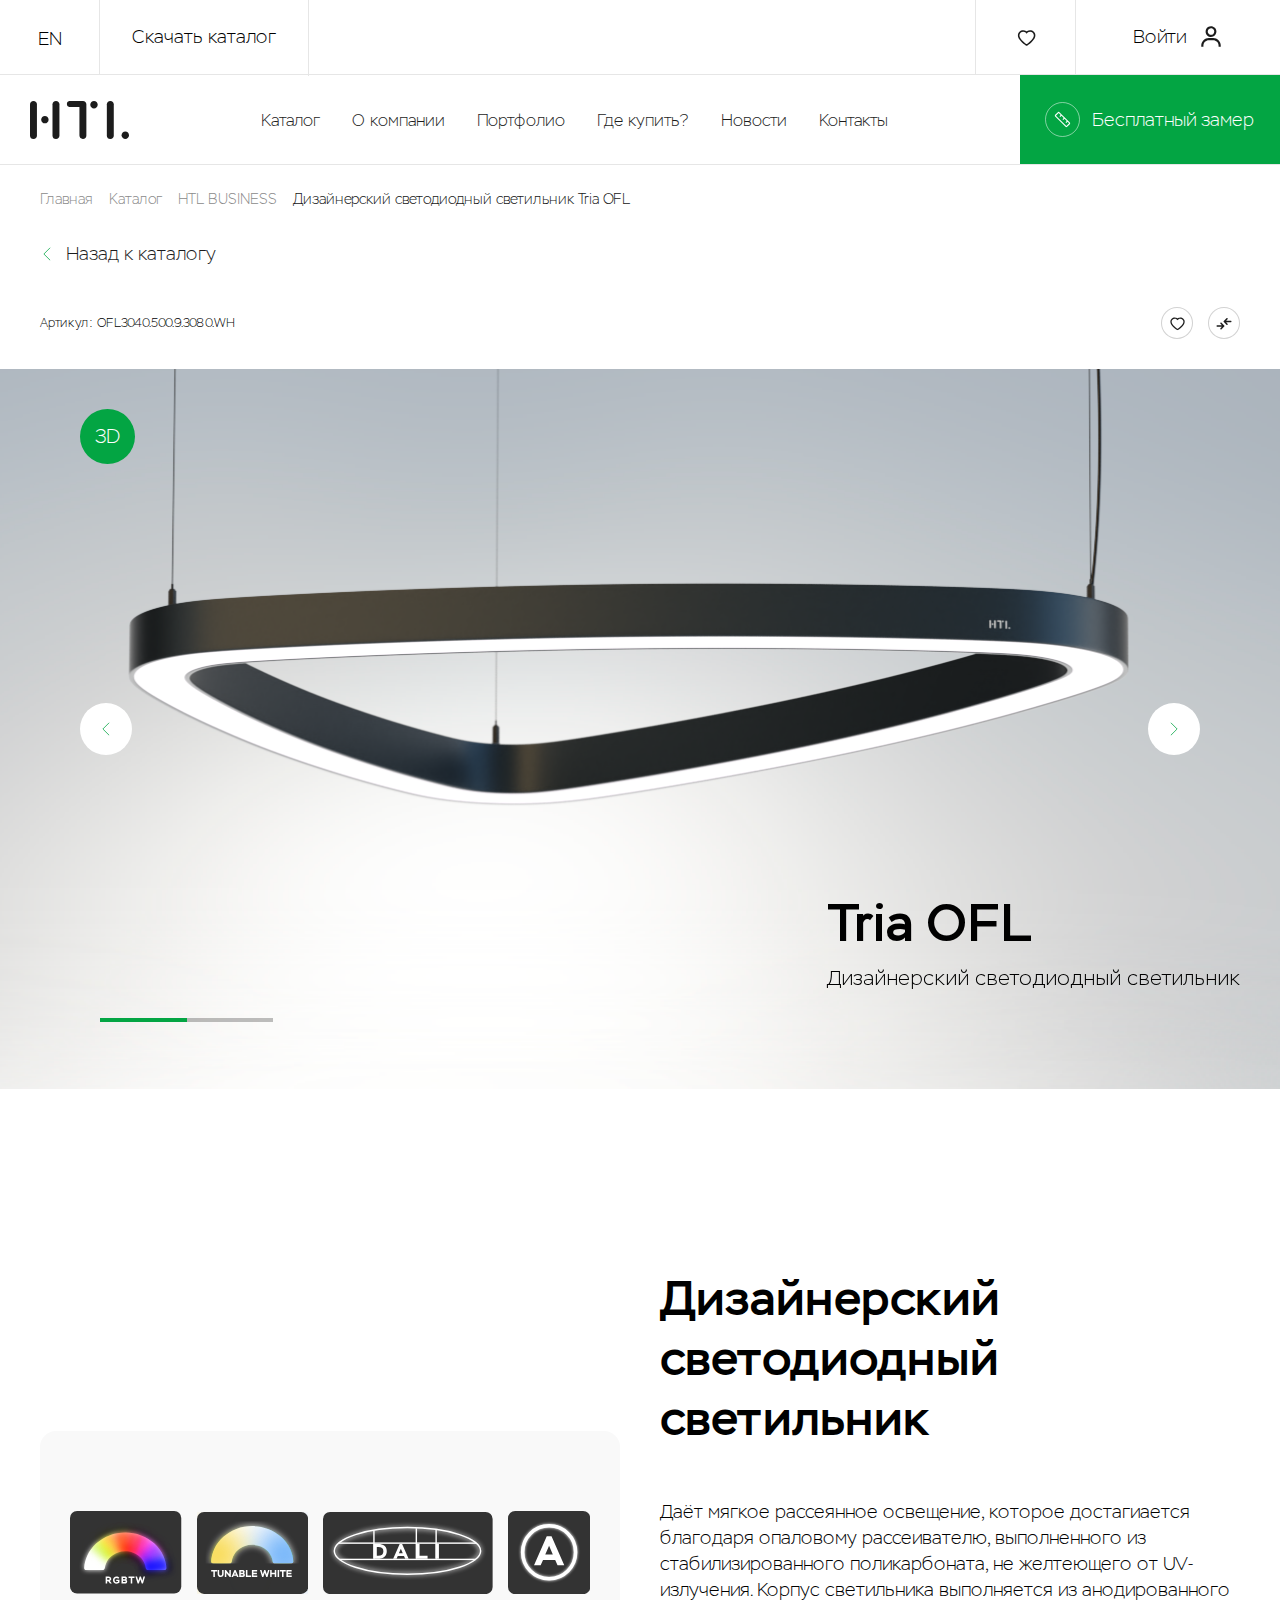
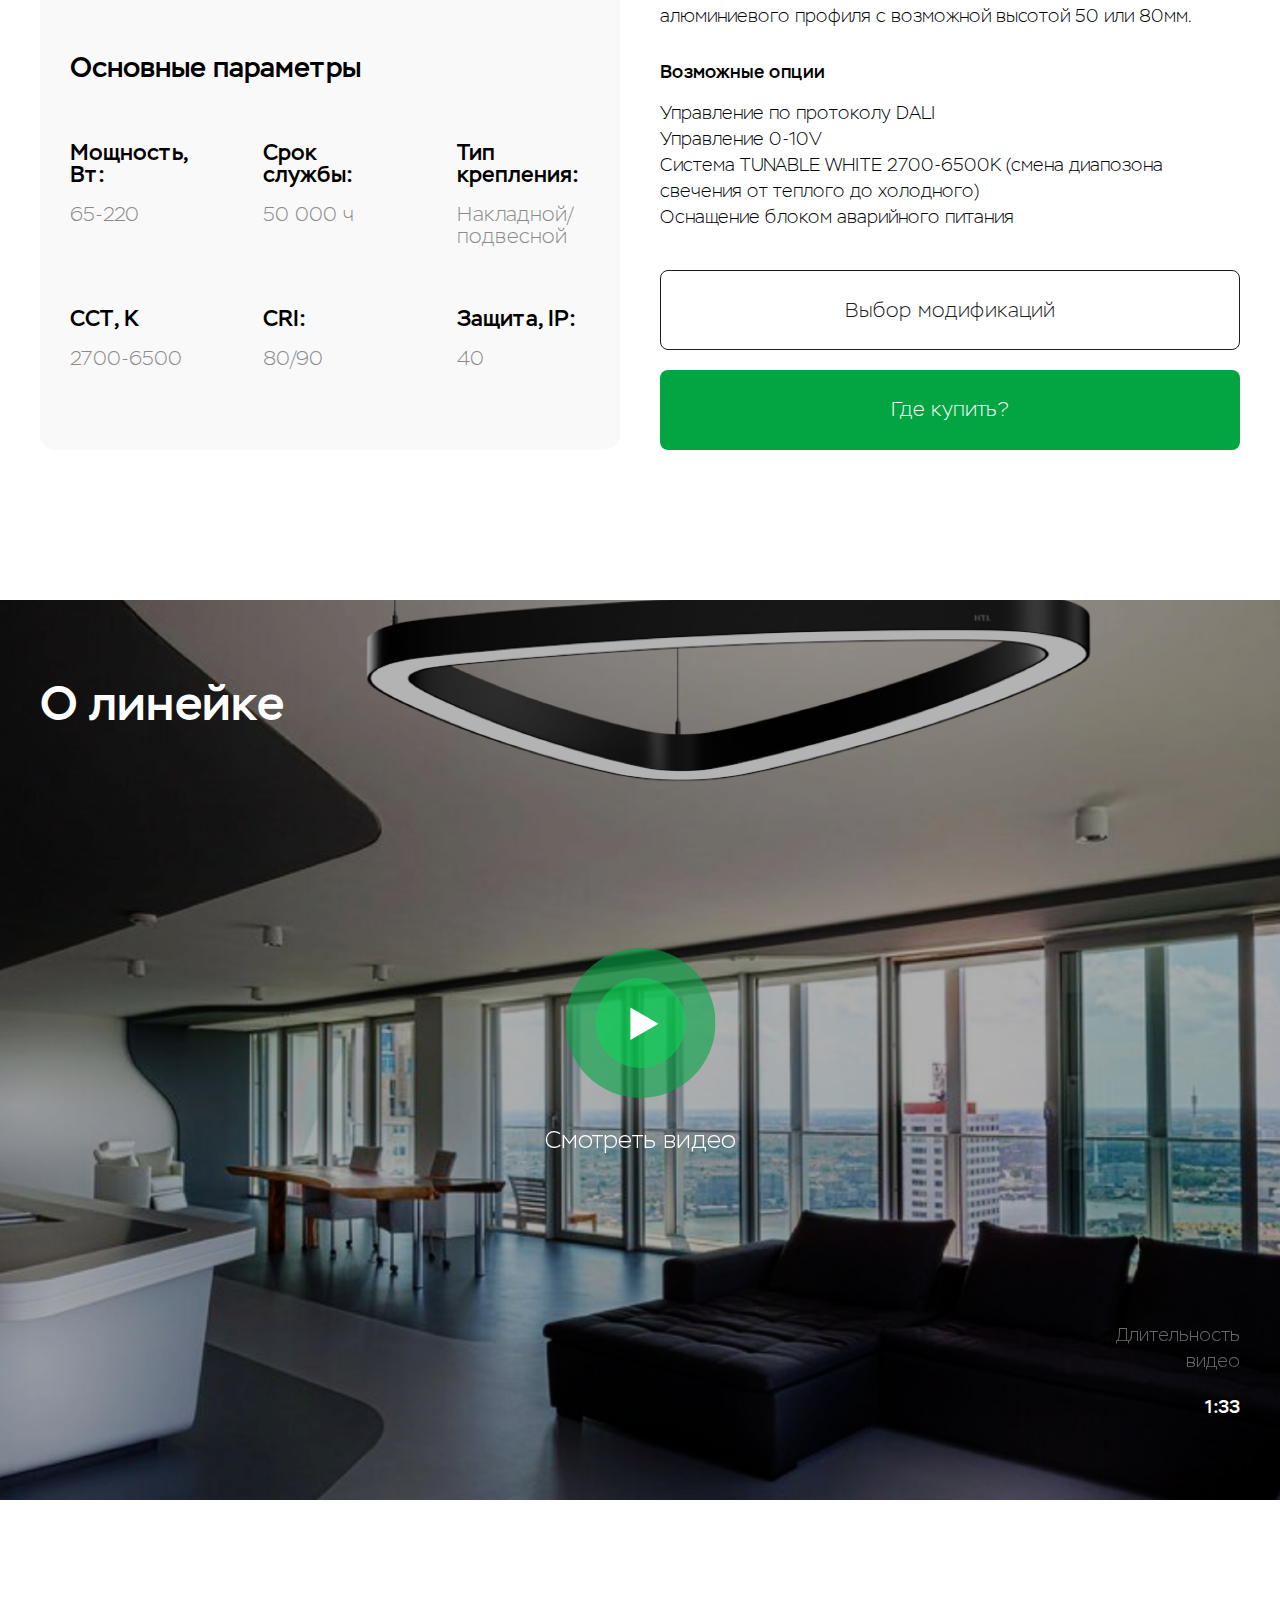
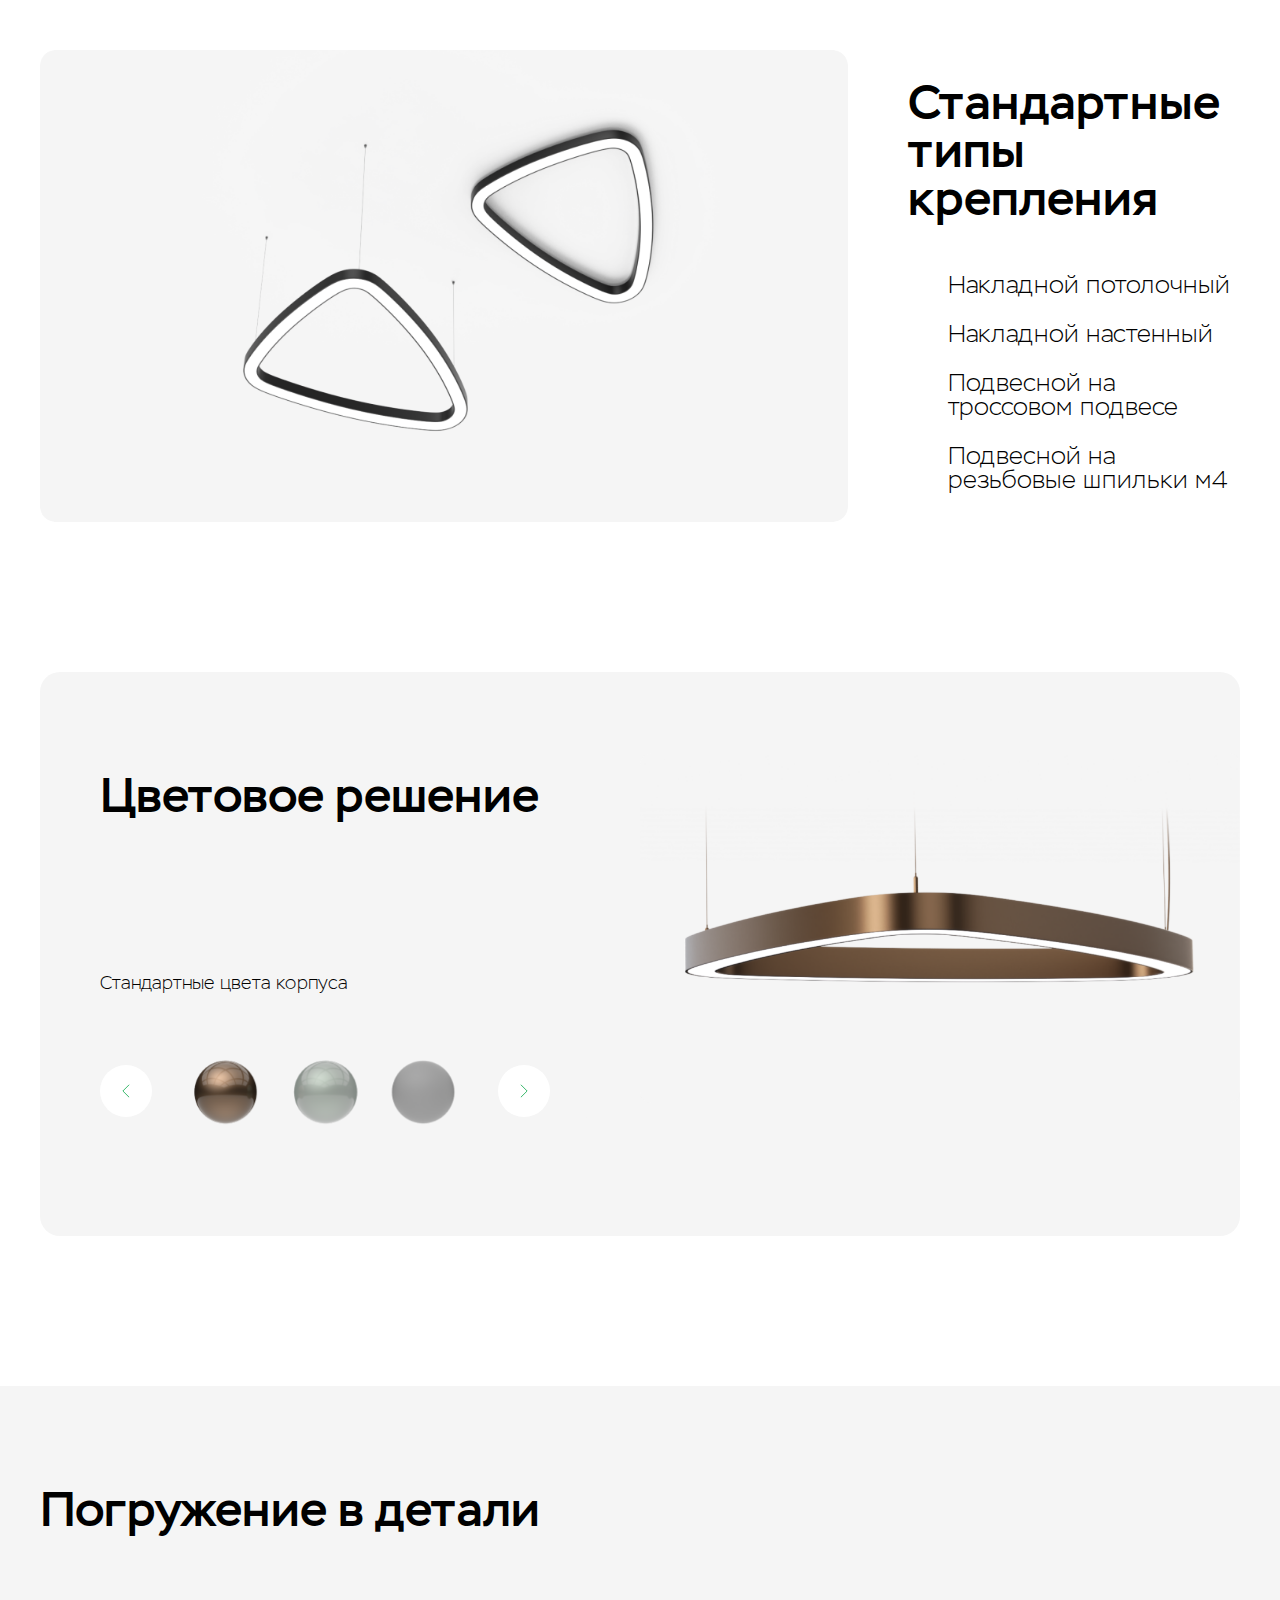
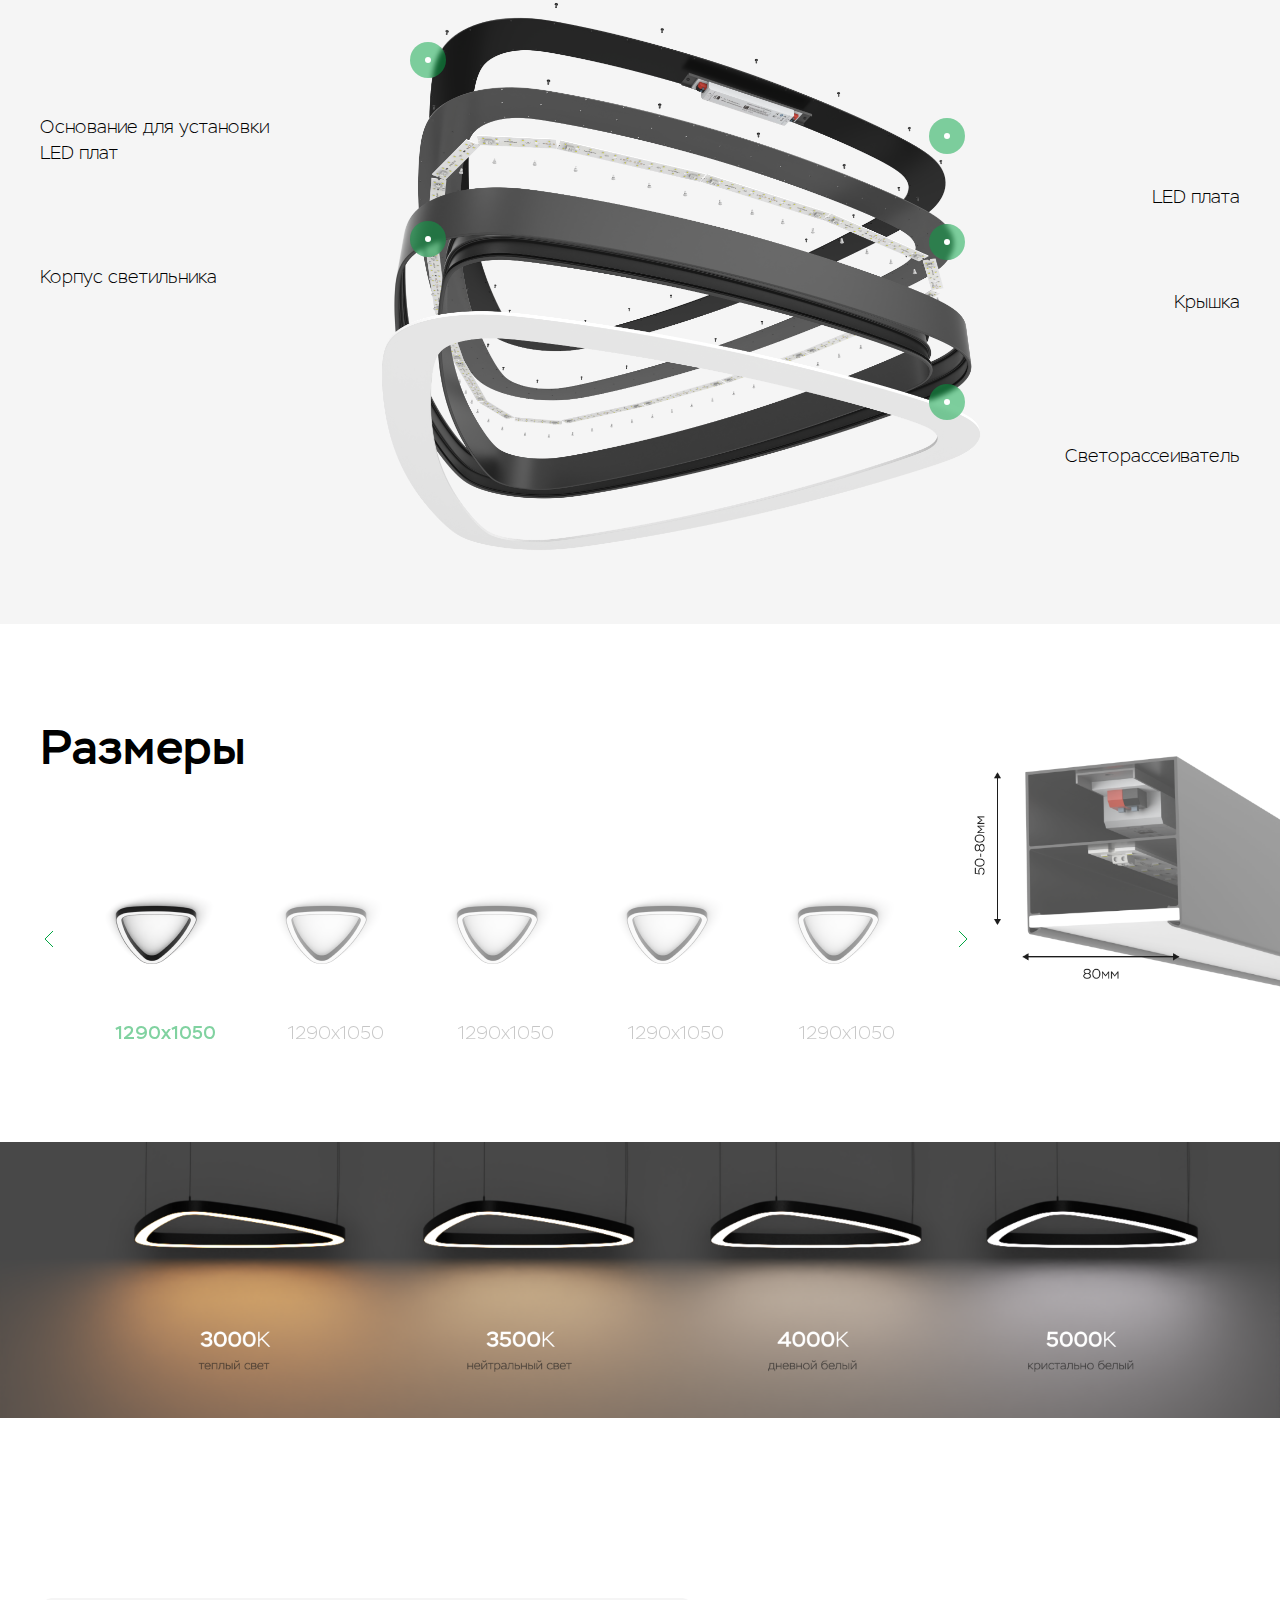
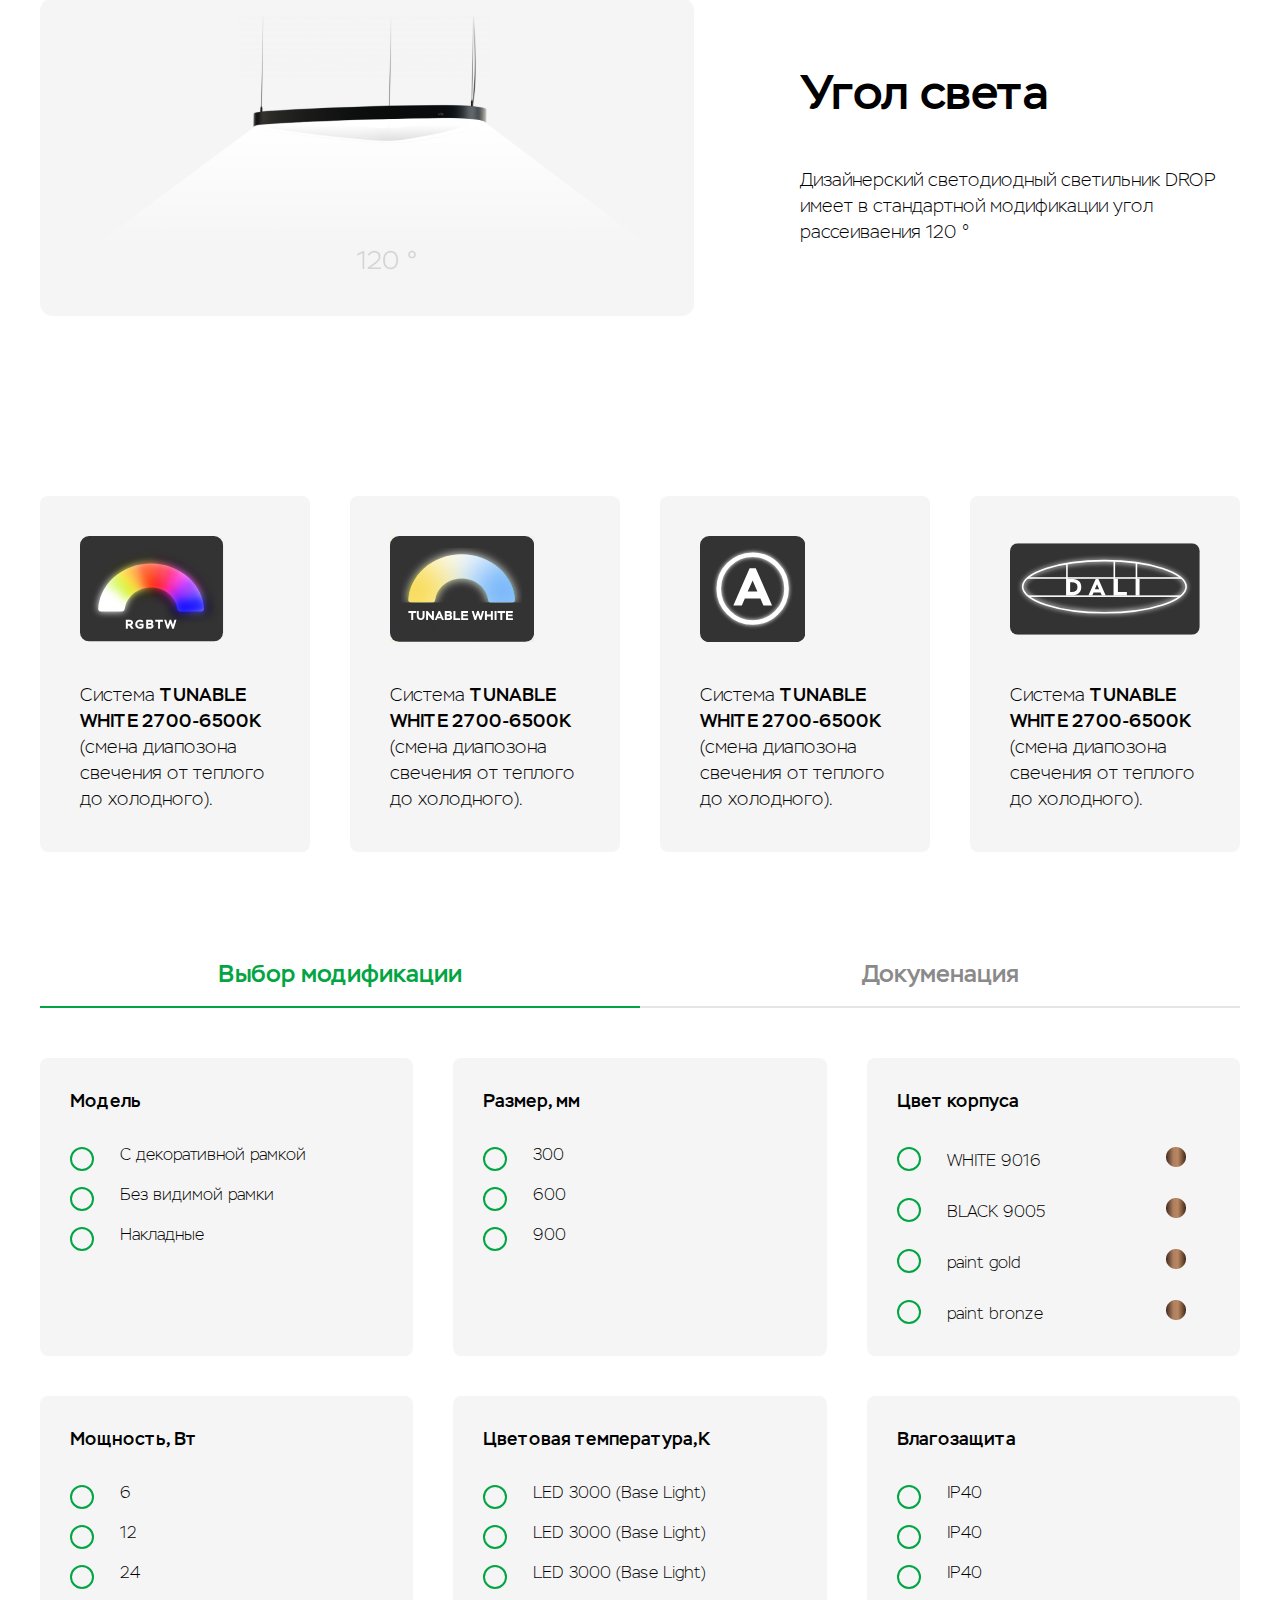
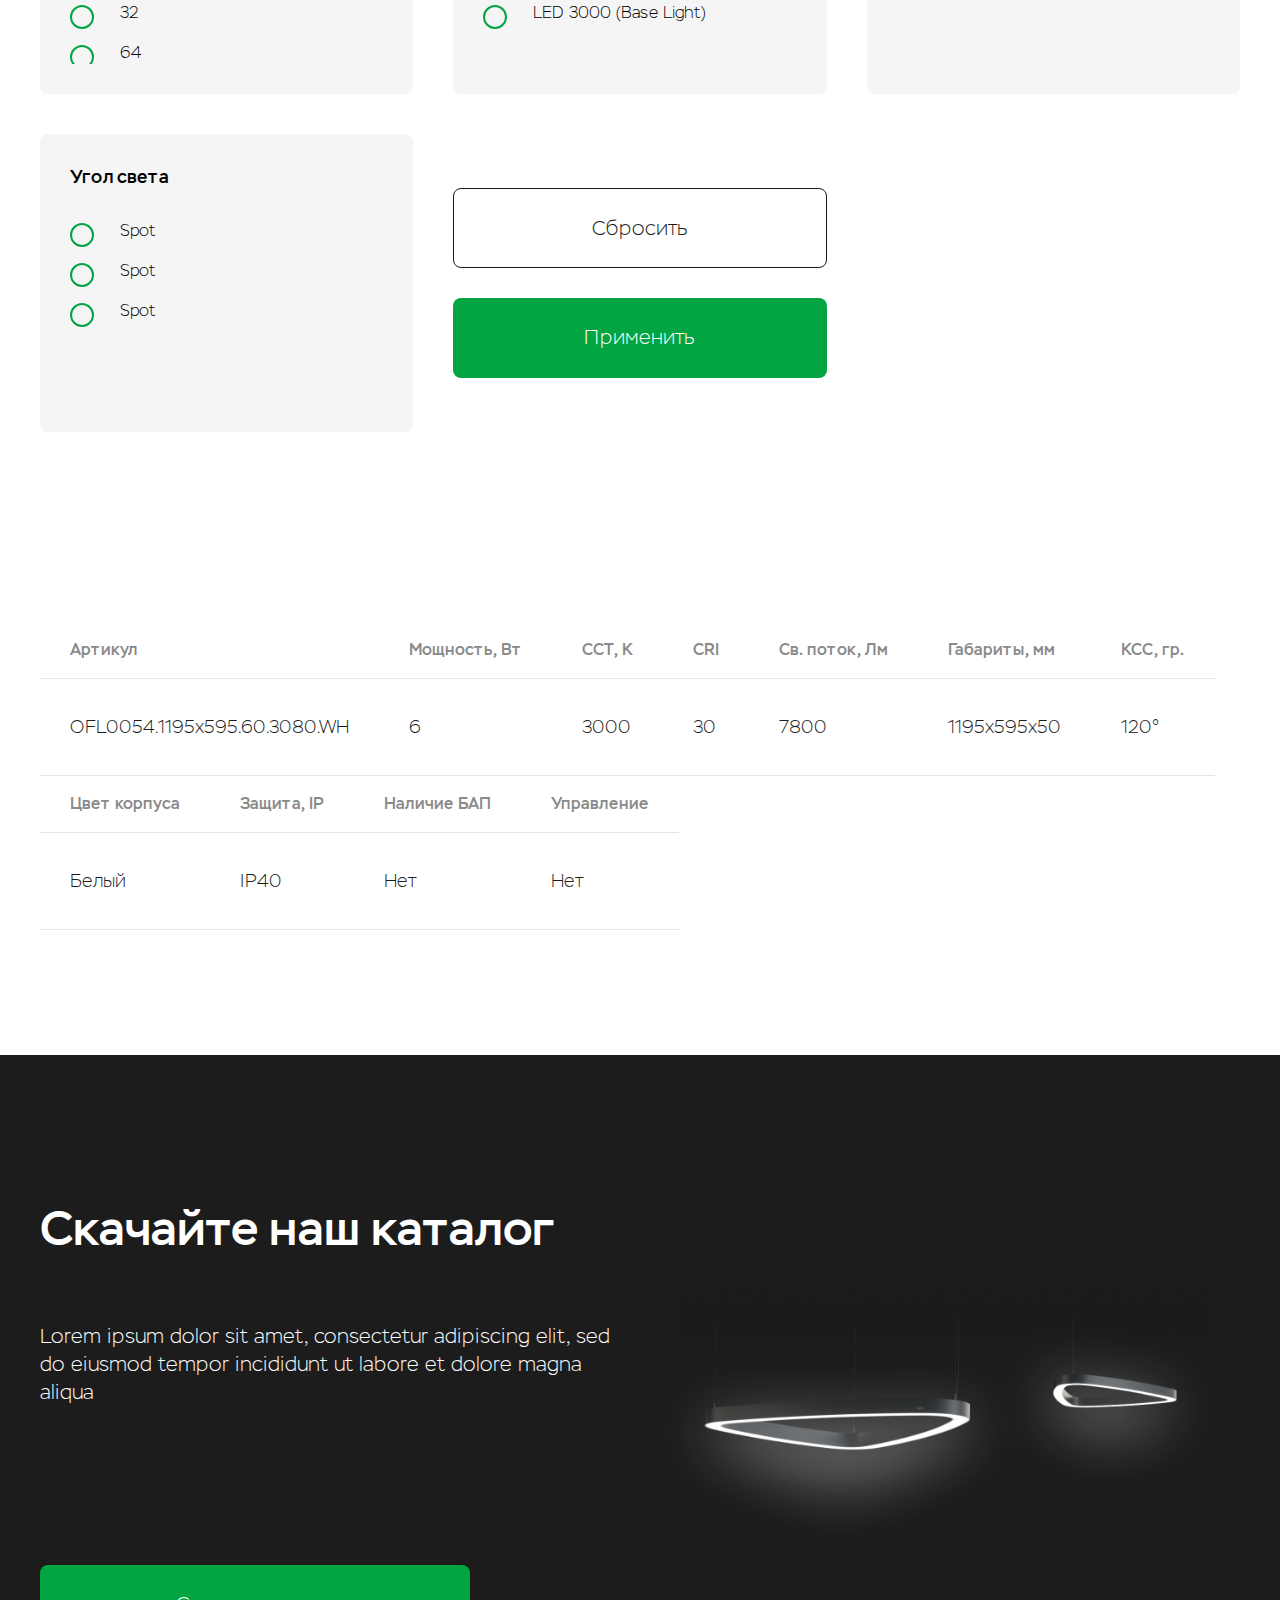
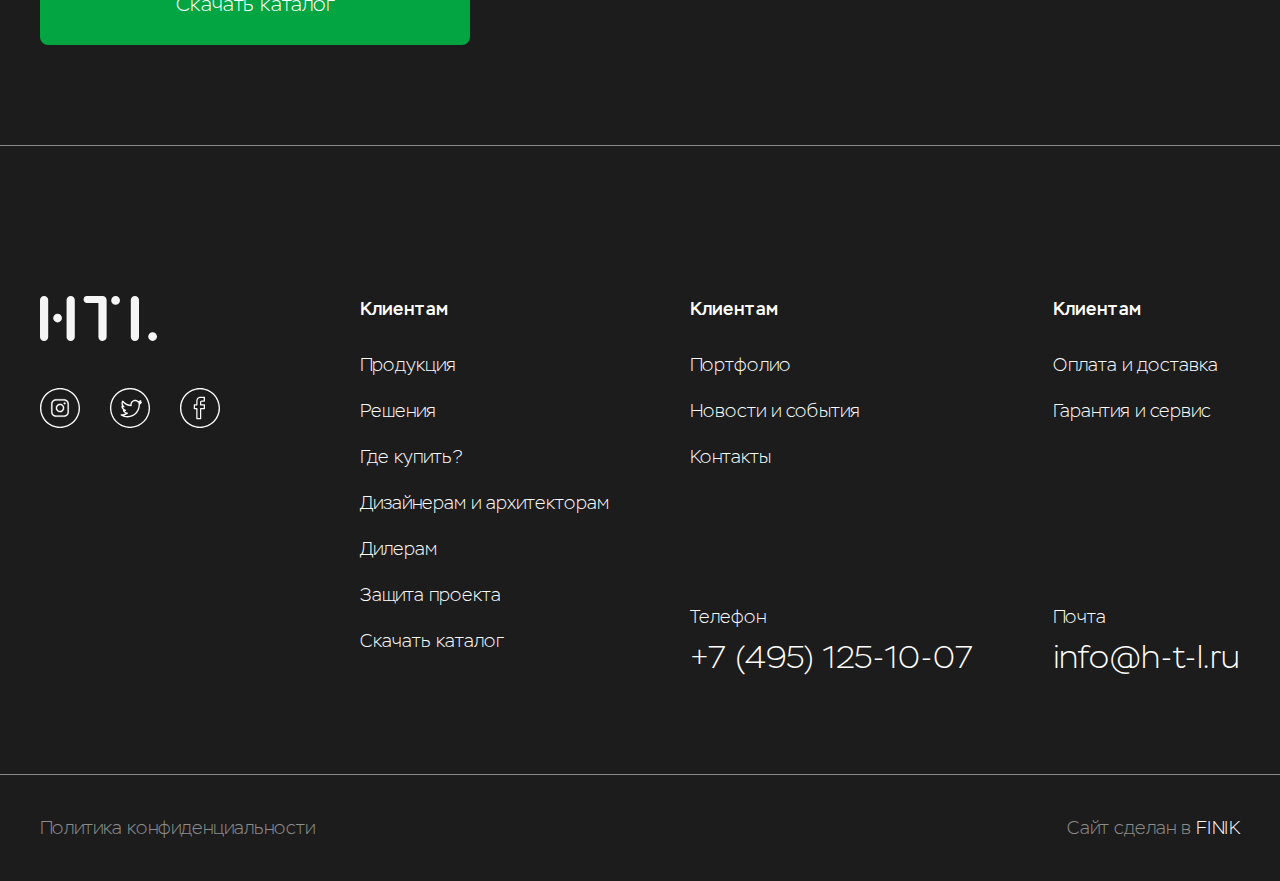
<file: product-card.html>
<!DOCTYPE html>
<html lang="en">
  <head>
    <meta charset="utf-8">
    <meta name="viewport" content="width=device-width, initial-scale=1">
    <meta name="format-detection" content="telephone=no">
    <meta name="format-detection" content="date=no">
    <meta name="format-detection" content="address=no">
    <meta name="format-detection" content="email=no">
    <meta property="og:title" content="title страницы">
    <meta property="og:description" content="description страницы">
    <meta property="og:image" content="url изображения на странице">
    <meta property="og:type" content="website">
    <meta property="og:url" content="текущий url">
    <link rel="shortcut icon" href="favicon.ico">
    <link rel="icon" href="favicon.ico">
    <link rel="stylesheet" href="https://cdn.jsdelivr.net/npm/swiper/swiper-bundle.min.css">
    <link rel="stylesheet" href="./Content/css/style.css">
    <meta content="notranslate" name="google">
    <title>Title</title>
  </head>
  <body>
    <header class="header"> 
      <div class="header-top"> 
        <div class="header__lang">EN</div>
        <div class="header__catalog">Скачать каталог</div>
        <div class="header__search"> </div>
        <div class="header__fav">
           <svg width="17" height="16" viewBox="0 0 17 16" fill="none" xmlns="http://www.w3.org/2000/svg">
<path d="M15.4141 5.192C15.2046 4.70706 14.9026 4.26761 14.525 3.89825C14.1471 3.52779 13.7015 3.2334 13.2125 3.03107C12.7054 2.82043 12.1616 2.71261 11.6125 2.71388C10.8422 2.71388 10.0906 2.92482 9.4375 3.32325C9.28125 3.41857 9.13281 3.52325 8.99219 3.63732C8.85156 3.52325 8.70312 3.41857 8.54688 3.32325C7.89375 2.92482 7.14219 2.71388 6.37187 2.71388C5.81719 2.71388 5.27969 2.82013 4.77187 3.03107C4.28125 3.23419 3.83906 3.52638 3.45937 3.89825C3.08124 4.26719 2.77918 4.70675 2.57031 5.192C2.35313 5.69669 2.24219 6.23263 2.24219 6.78419C2.24219 7.3045 2.34844 7.84669 2.55938 8.39825C2.73594 8.85919 2.98906 9.33732 3.3125 9.82013C3.825 10.5842 4.52969 11.3811 5.40469 12.1889C6.85469 13.5279 8.29063 14.4529 8.35156 14.4904L8.72188 14.7279C8.88594 14.8326 9.09688 14.8326 9.26094 14.7279L9.63125 14.4904C9.69219 14.4514 11.1266 13.5279 12.5781 12.1889C13.4531 11.3811 14.1578 10.5842 14.6703 9.82013C14.9938 9.33732 15.2484 8.85919 15.4234 8.39825C15.6344 7.84669 15.7406 7.3045 15.7406 6.78419C15.7422 6.23263 15.6313 5.69669 15.4141 5.192ZM8.99219 13.492C8.99219 13.492 3.42969 9.92794 3.42969 6.78419C3.42969 5.192 4.74687 3.90138 6.37187 3.90138C7.51406 3.90138 8.50469 4.53888 8.99219 5.47013C9.47969 4.53888 10.4703 3.90138 11.6125 3.90138C13.2375 3.90138 14.5547 5.192 14.5547 6.78419C14.5547 9.92794 8.99219 13.492 8.99219 13.492Z" fill="#1C1C1C"/>
</svg>

        </div>
        <div class="header__cabinet">
           Войти<svg width="26" height="26" viewBox="0 0 26 26" fill="none" xmlns="http://www.w3.org/2000/svg">
<path d="M13 2.16699C11.9287 2.16699 10.8814 2.48467 9.99066 3.07987C9.0999 3.67506 8.40563 4.52102 7.99565 5.51079C7.58568 6.50056 7.47841 7.58967 7.68741 8.6404C7.89642 9.69113 8.4123 10.6563 9.16984 11.4138C9.92737 12.1714 10.8925 12.6872 11.9433 12.8962C12.994 13.1053 14.0831 12.998 15.0729 12.588C16.0626 12.178 16.9086 11.4838 17.5038 10.593C18.099 9.70223 18.4167 8.65497 18.4167 7.58366C18.4167 6.14707 17.846 4.76932 16.8302 3.7535C15.8143 2.73768 14.4366 2.16699 13 2.16699ZM13 10.8337C12.3572 10.8337 11.7289 10.6431 11.1944 10.2859C10.6599 9.92882 10.2434 9.42124 9.99739 8.82738C9.75141 8.23352 9.68705 7.58005 9.81245 6.94962C9.93785 6.31918 10.2474 5.74008 10.7019 5.28556C11.1564 4.83104 11.7355 4.52151 12.366 4.39611C12.9964 4.2707 13.6499 4.33507 14.2437 4.58105C14.8376 4.82704 15.3452 5.2436 15.7023 5.77806C16.0594 6.31252 16.25 6.94087 16.25 7.58366C16.25 8.44561 15.9076 9.27226 15.2981 9.88176C14.6886 10.4913 13.862 10.8337 13 10.8337ZM22.75 22.7503V21.667C22.75 19.6558 21.951 17.7269 20.5289 16.3048C19.1067 14.8826 17.1779 14.0837 15.1667 14.0837H10.8333C8.82211 14.0837 6.89326 14.8826 5.47111 16.3048C4.04896 17.7269 3.25 19.6558 3.25 21.667V22.7503H5.41667V21.667C5.41667 20.2304 5.98735 18.8527 7.00317 17.8368C8.01899 16.821 9.39674 16.2503 10.8333 16.2503H15.1667C16.6033 16.2503 17.981 16.821 18.9968 17.8368C20.0127 18.8527 20.5833 20.2304 20.5833 21.667V22.7503H22.75Z" fill="#1C1C1C"/>
</svg>

        </div>
      </div>
      <div class="header-main"> <a class="header__logo" href="#"><img src="Content/images/logo.svg" alt="Лого"></a>
        <nav class="header-nav"> 
          <ul class="header-menu"> 
            <li class="header-menu__item"> <a href="">Каталог</a></li>
            <li class="header-menu__item"> <a href="">О компании</a></li>
            <li class="header-menu__item"> <a href="">Портфолио </a></li>
            <li class="header-menu__item"> <a href="">Где купить? </a></li>
            <li class="header-menu__item"> <a href="">Новости </a></li>
            <li class="header-menu__item"> <a href="">Контакты </a></li>
          </ul>
        </nav><a class="header__tel" href="#">
           <svg width="26" height="26" viewBox="0 0 26 26" fill="none" xmlns="http://www.w3.org/2000/svg">
<path d="M21.6125 22.75C21.9375 22.75 22.2083 22.6417 22.425 22.425C22.6417 22.2083 22.75 21.9375 22.75 21.6125V17.225C22.75 16.9722 22.6688 16.7509 22.5063 16.5609C22.3438 16.3717 22.1361 16.25 21.8833 16.1958L18.1458 15.4375C17.8931 15.4014 17.6356 15.4238 17.3734 15.5047C17.112 15.5863 16.9 15.7083 16.7375 15.8708L14.1917 18.4167C12.8194 17.5861 11.5599 16.6021 10.413 15.4646C9.26683 14.3271 8.31458 13.1083 7.55625 11.8083L10.1833 9.15417C10.3458 8.99167 10.4498 8.80642 10.4953 8.59842C10.5401 8.39114 10.5444 8.16111 10.5083 7.90833L9.80417 4.11667C9.76805 3.86389 9.65069 3.65625 9.45208 3.49375C9.25347 3.33125 9.02778 3.25 8.775 3.25H4.3875C4.0625 3.25 3.79167 3.35833 3.575 3.575C3.35833 3.79167 3.25 4.0625 3.25 4.3875C3.25 6.71667 3.76928 8.98697 4.80783 11.1984C5.84566 13.4106 7.21789 15.3696 8.9245 17.0755C10.6304 18.7821 12.5891 20.1543 14.8005 21.1922C17.0127 22.2307 19.2833 22.75 21.6125 22.75ZM6.52708 9.75C6.22014 9.04583 5.98542 8.33264 5.82292 7.61042C5.66042 6.88819 5.53403 6.15694 5.44375 5.41667H7.85417L8.31458 7.9625L6.52708 9.75ZM16.2229 19.4458L18.0375 17.6313L20.5833 18.1458V20.5292C19.8431 20.475 19.1071 20.3576 18.3755 20.1771C17.6446 19.9965 16.9271 19.7528 16.2229 19.4458Z" fill="black"/>
</svg>
          +7 (495) 125-10-07 </a>
        <div class="header__metering">
           <svg width="35" height="35" viewBox="0 0 35 35" fill="none" xmlns="http://www.w3.org/2000/svg">
<path d="M24.8329 20.6005L14.404 10.1606C14.3024 10.0589 14.1818 9.97826 14.049 9.92322C13.9162 9.86817 13.7739 9.83984 13.6302 9.83984C13.4864 9.83984 13.3441 9.86817 13.2113 9.92322C13.0785 9.97826 12.9579 10.0589 12.8563 10.1606L10.1657 12.8567C9.962 13.0616 9.84766 13.3389 9.84766 13.6278C9.84766 13.9168 9.962 14.194 10.1657 14.3989L20.5946 24.8388C20.6968 24.9401 20.818 25.0203 20.9513 25.0747C21.0845 25.1292 21.2272 25.1568 21.3712 25.1559C21.66 25.1562 21.9372 25.0421 22.1423 24.8388L24.8329 22.1427C25.0366 21.9377 25.151 21.6605 25.151 21.3716C25.151 21.0826 25.0366 20.8054 24.8329 20.6005ZM21.3712 24.0622L10.9368 13.6278L13.6274 10.9372L15.7001 13.0098L14.4696 14.2184L15.2407 14.9895L16.4712 13.7809L18.7298 16.0395L17.4993 17.27L18.2759 18.0466L19.5063 16.8161L21.7649 19.0747L20.5345 20.3052L21.3274 21.0763L22.5579 19.8458L24.0618 21.3716L21.3712 24.0622Z" fill="white"/>
<circle cx="17.5" cy="17.5" r="17" stroke="white" stroke-opacity="0.5"/>
</svg>
<span>Бесплатный замер</span>
        </div>
        <div class="header__cabinet-mob">
           <svg width="26" height="26" viewBox="0 0 26 26" fill="none" xmlns="http://www.w3.org/2000/svg">
<path d="M13 2.16699C11.9287 2.16699 10.8814 2.48467 9.99066 3.07987C9.0999 3.67506 8.40563 4.52102 7.99565 5.51079C7.58568 6.50056 7.47841 7.58967 7.68741 8.6404C7.89642 9.69113 8.4123 10.6563 9.16984 11.4138C9.92737 12.1714 10.8925 12.6872 11.9433 12.8962C12.994 13.1053 14.0831 12.998 15.0729 12.588C16.0626 12.178 16.9086 11.4838 17.5038 10.593C18.099 9.70223 18.4167 8.65497 18.4167 7.58366C18.4167 6.14707 17.846 4.76932 16.8302 3.7535C15.8143 2.73768 14.4366 2.16699 13 2.16699ZM13 10.8337C12.3572 10.8337 11.7289 10.6431 11.1944 10.2859C10.6599 9.92882 10.2434 9.42124 9.99739 8.82738C9.75141 8.23352 9.68705 7.58005 9.81245 6.94962C9.93785 6.31918 10.2474 5.74008 10.7019 5.28556C11.1564 4.83104 11.7355 4.52151 12.366 4.39611C12.9964 4.2707 13.6499 4.33507 14.2437 4.58105C14.8376 4.82704 15.3452 5.2436 15.7023 5.77806C16.0594 6.31252 16.25 6.94087 16.25 7.58366C16.25 8.44561 15.9076 9.27226 15.2981 9.88176C14.6886 10.4913 13.862 10.8337 13 10.8337ZM22.75 22.7503V21.667C22.75 19.6558 21.951 17.7269 20.5289 16.3048C19.1067 14.8826 17.1779 14.0837 15.1667 14.0837H10.8333C8.82211 14.0837 6.89326 14.8826 5.47111 16.3048C4.04896 17.7269 3.25 19.6558 3.25 21.667V22.7503H5.41667V21.667C5.41667 20.2304 5.98735 18.8527 7.00317 17.8368C8.01899 16.821 9.39674 16.2503 10.8333 16.2503H15.1667C16.6033 16.2503 17.981 16.821 18.9968 17.8368C20.0127 18.8527 20.5833 20.2304 20.5833 21.667V22.7503H22.75Z" fill="#1C1C1C"/>
</svg>

        </div>
        <div class="header__burger"> <span> </span><span> </span></div>
      </div>
    </header>
    <main>
      <div class="breadcrumbs"> 
        <div class="container"> 
          <ul class="breadcrumbs-list"> 
            <li class="breadcrumbs__item"> <a href="">Главная </a></li>
            <li class="breadcrumbs__item"> <a href="">Каталог</a></li>
            <li class="breadcrumbs__item"> <a href="">HTL BUSINESS</a></li>
            <li class="breadcrumbs__item"> <a href="">Дизайнерский светодиодный светильник Tria OFL</a></li>
          </ul>
          <div class="breadcrumbs__btn"> </div>
        </div>
      </div>
      <div class="product"> 
        <div class="product-head"> 
          <div class="container"> <a class="product__back" href="#">
                  <svg width="14" height="14" aria-hidden="true">
                    <use xlink:href="Content/images/sprite.svg#arrow"></use>
                  </svg>Назад к каталогу</a>
            <div class="product__articul">Артикул: OFL3040.500.9.3080.WH</div>
            <div class="product-head__action"> 
              <button class="product__fav">
                 <svg width="17" height="16" viewBox="0 0 17 16" fill="none" xmlns="http://www.w3.org/2000/svg">
<path d="M15.4141 5.192C15.2046 4.70706 14.9026 4.26761 14.525 3.89825C14.1471 3.52779 13.7015 3.2334 13.2125 3.03107C12.7054 2.82043 12.1616 2.71261 11.6125 2.71388C10.8422 2.71388 10.0906 2.92482 9.4375 3.32325C9.28125 3.41857 9.13281 3.52325 8.99219 3.63732C8.85156 3.52325 8.70312 3.41857 8.54688 3.32325C7.89375 2.92482 7.14219 2.71388 6.37187 2.71388C5.81719 2.71388 5.27969 2.82013 4.77187 3.03107C4.28125 3.23419 3.83906 3.52638 3.45937 3.89825C3.08124 4.26719 2.77918 4.70675 2.57031 5.192C2.35313 5.69669 2.24219 6.23263 2.24219 6.78419C2.24219 7.3045 2.34844 7.84669 2.55938 8.39825C2.73594 8.85919 2.98906 9.33732 3.3125 9.82013C3.825 10.5842 4.52969 11.3811 5.40469 12.1889C6.85469 13.5279 8.29063 14.4529 8.35156 14.4904L8.72188 14.7279C8.88594 14.8326 9.09688 14.8326 9.26094 14.7279L9.63125 14.4904C9.69219 14.4514 11.1266 13.5279 12.5781 12.1889C13.4531 11.3811 14.1578 10.5842 14.6703 9.82013C14.9938 9.33732 15.2484 8.85919 15.4234 8.39825C15.6344 7.84669 15.7406 7.3045 15.7406 6.78419C15.7422 6.23263 15.6313 5.69669 15.4141 5.192ZM8.99219 13.492C8.99219 13.492 3.42969 9.92794 3.42969 6.78419C3.42969 5.192 4.74687 3.90138 6.37187 3.90138C7.51406 3.90138 8.50469 4.53888 8.99219 5.47013C9.47969 4.53888 10.4703 3.90138 11.6125 3.90138C13.2375 3.90138 14.5547 5.192 14.5547 6.78419C14.5547 9.92794 8.99219 13.492 8.99219 13.492Z" fill="#1C1C1C"/>
</svg>

              </button>
              <button class="product__compare"><svg width="18" height="18" viewBox="0 0 18 18" fill="none" xmlns="http://www.w3.org/2000/svg">
<path d="M11.475 10.7258L8.775 8.02578C8.7 7.95078 8.647 7.86953 8.616 7.78203C8.5845 7.69453 8.56875 7.60078 8.56875 7.50078C8.56875 7.40078 8.5845 7.30703 8.616 7.21953C8.647 7.13203 8.7 7.05078 8.775 6.97578L11.475 4.27578C11.625 4.12578 11.8 4.05078 12 4.05078C12.2 4.05078 12.375 4.12578 12.525 4.27578C12.675 4.42578 12.75 4.60378 12.75 4.80978C12.75 5.01628 12.675 5.19453 12.525 5.34453L11.1187 6.75078H15.75C15.9625 6.75078 16.1405 6.82253 16.284 6.96603C16.428 7.11003 16.5 7.28828 16.5 7.50078C16.5 7.71328 16.428 7.89128 16.284 8.03478C16.1405 8.17878 15.9625 8.25078 15.75 8.25078H11.1187L12.525 9.65703C12.675 9.80703 12.75 9.98203 12.75 10.182C12.75 10.382 12.675 10.557 12.525 10.707C12.375 10.857 12.2032 10.9383 12.0098 10.9508C11.8158 10.9633 11.6375 10.8883 11.475 10.7258ZM5.475 15.207C5.625 15.357 5.8 15.435 6 15.441C6.2 15.4475 6.375 15.3758 6.525 15.2258L9.225 12.5258C9.3 12.4508 9.35325 12.3695 9.38475 12.282C9.41575 12.1945 9.43125 12.1008 9.43125 12.0008C9.43125 11.9008 9.41575 11.807 9.38475 11.7195C9.35325 11.632 9.3 11.5508 9.225 11.4758L6.525 8.77578C6.375 8.62578 6.2 8.55078 6 8.55078C5.8 8.55078 5.625 8.62578 5.475 8.77578C5.325 8.92578 5.25 9.10378 5.25 9.30978C5.25 9.51628 5.325 9.69453 5.475 9.84453L6.88125 11.2508H2.25C2.0375 11.2508 1.8595 11.3225 1.716 11.466C1.572 11.61 1.5 11.7883 1.5 12.0008C1.5 12.2133 1.572 12.3913 1.716 12.5348C1.8595 12.6788 2.0375 12.7508 2.25 12.7508H6.88125L5.475 14.157C5.325 14.307 5.25 14.482 5.25 14.682C5.25 14.882 5.325 15.057 5.475 15.207Z" fill="#1C1C1C"/>
</svg>

              </button>
            </div>
          </div>
        </div>
        <div class="product-main js-slider-main slider"> 
          <div class="product-main__3d">3D</div>
          <div class="swiper-wrapper">
            <div class="product-main__item swiper-slide"> 
              <div class="product-main__info"> 
                <h1 class="product-main__title">Tria OFL</h1>
                <p class="product-main__subtitle">Дизайнерский светодиодный светильник</p>
              </div>
            </div>
            <div class="product-main__item swiper-slide"> 
              <div class="product-main__info"> 
                <h1 class="product-main__title">Tria OFL</h1>
                <p class="product-main__subtitle">Дизайнерский светодиодный светильник</p>
              </div>
            </div>
          </div>
          <div class="slider__next"> 
                <svg width="14" height="14" aria-hidden="true">
                  <use xlink:href="Content/images/sprite.svg#arrow"></use>
                </svg>
          </div>
          <div class="slider__prev">
                <svg width="14" height="14" aria-hidden="true">
                  <use xlink:href="Content/images/sprite.svg#arrow"></use>
                </svg>
          </div>
          <div class="swiper-pagination"></div>
        </div>
        <div class="product-about"> 
          <div class="container"> 
            <div class="product-about__content"> 
              <div class="product-about__left"> 
                <div class="product-tech"> 
                  <div class="product-tech__item"> <img src="Content/images/parameter-1.svg" alt=""></div>
                  <div class="product-tech__item"> <img src="Content/images/parameter-2.svg" alt=""></div>
                  <div class="product-tech__item"> <img src="Content/images/parameter-4.svg" alt=""></div>
                  <div class="product-tech__item"> <img src="Content/images/parameter-3.svg" alt=""></div>
                </div>
                <div class="product-parameters"> 
                  <div class="product-parameters__title">Основные параметры</div>
                  <div class="product-parameters__list">
                    <div class="product-parameters__item"><span>Мощность, Вт:</span>65-220</div>
                    <div class="product-parameters__item"><span>Срок службы:</span>50 000 ч</div>
                    <div class="product-parameters__item"><span>Тип крепления:</span>Накладной/подвесной</div>
                    <div class="product-parameters__item"><span>CСТ, К</span>2700-6500</div>
                    <div class="product-parameters__item"><span>CRI:</span>80/90</div>
                    <div class="product-parameters__item"><span>Защита, IP:</span>40</div>
                  </div>
                </div>
              </div>
              <div class="product-about__right"> 
                <div class="product-about__title">Дизайнерский светодиодный светильник</div>
                <div class="product-about__desc">Даёт мягкое рассеянное освещение, которое достагиается благодаря опаловому рассеивателю, выполненного из стабилизированного поликарбоната, не желтеющего от UV-излучения. Корпус светильника выполняется из анодированного алюминиевого профиля с возможной высотой 50 или 80мм.</div>
                <div class="product-about-options"> 
                  <div class="product-about-options__title">Возможные опции</div>
                  <div class="product-about__option">Управление по протоколу DALI</div>
                  <div class="product-about__option">Управление 0-10V</div>
                  <div class="product-about__option">Система TUNABLE WHITE 2700-6500K (смена диапозона свечения от теплого до холодного)</div>
                  <div class="product-about__option">Оснащение  блоком аварийного питания</div>
                </div>
                <div class="product-about__action">
                  <div class="product-about__btn btn btn--border">Выбор модификаций</div>
                  <div class="product-about__btn btn">Где купить?</div>
                </div>
              </div>
            </div>
          </div>
        </div>
        <div class="product-video"> 
          <div class="container"> 
            <h2 class="product-video__title">О линейке</h2>
            <div class="product-video__btn">
               <svg width="150" height="150" viewBox="0 0 150 150" fill="none" xmlns="http://www.w3.org/2000/svg">
<g style="mix-blend-mode:darken" opacity="0.6">
<circle cx="75" cy="75" r="75" fill="#03A543"/>
</g>
<g style="mix-blend-mode:color-dodge" opacity="0.5">
<circle cx="75" cy="75" r="45" fill="#03A543"/>
<circle cx="75" cy="75" r="44.5" stroke="white" stroke-opacity="0.05"/>
</g>
<path d="M93 75.75L64.875 91.988L64.875 59.512L93 75.75Z" fill="white"/>
</svg>
<span>Смотреть видео</span>
            </div>
            <div class="product-video__info"> <span>Длительность видео</span>1:33</div>
          </div>
        </div>
        <div class="product-bracing">
          <div class="container"> 
            <div class="product-bracing__content"> 
              <div class="product-bracing__img"> <img src="Content/images/bracing-1.png" alt="Накладной потолочный"></div>
              <div class="product-bracing__info"> 
                <h2 class="product-bracing__title">Стандартные типы крепления</h2>
                <div class="product-bracing__types">
                  <div class="product-bracing__type active">Накладной потолочный</div>
                  <div class="product-bracing__type">Накладной настенный</div>
                  <div class="product-bracing__type">Подвесной на троссовом подвесе</div>
                  <div class="product-bracing__type">Подвесной на резьбовые шпильки м4</div>
                </div>
              </div>
            </div>
          </div>
        </div>
        <div class="product-colors"> 
          <div class="container"> 
            <div class="product-colors__content"> 
              <div class="product-colors__info"> 
                <h2 class="product-colors__title">Цветовое решение</h2>
                <div class="product-colors__panel"> 
                  <div class="product-colors__subtitle">Стандартные цвета корпуса</div>
                  <div class="product-colors__slider"> 
                    <div class="slider js-slider-color">
                      <div class="swiper-wrapper"> 
                        <div class="product-colors__slider-item swiper-slide"><img src="Content/images/color-1.png" alt="Цвет"></div>
                        <div class="product-colors__slider-item swiper-slide"><img src="Content/images/color-2.png" alt="Цвет"></div>
                        <div class="product-colors__slider-item swiper-slide"><img src="Content/images/color-3.png" alt="Цвет"></div>
                      </div>
                    </div>
                    <div class="slider__next"> 
                          <svg width="14" height="14" aria-hidden="true">
                            <use xlink:href="Content/images/sprite.svg#arrow"></use>
                          </svg>
                    </div>
                    <div class="slider__prev">
                          <svg width="14" height="14" aria-hidden="true">
                            <use xlink:href="Content/images/sprite.svg#arrow"></use>
                          </svg>
                    </div>
                  </div>
                </div>
              </div>
              <div class="product-colors__img slider">
                <div class="swiper-wrapper">
                  <div class="product-colors__img-slide swiper-slide"> <img src="Content/images/color-item-1.png" alt=""></div>
                  <div class="product-colors__img-slide swiper-slide"> <img src="Content/images/color-item-2.png" alt=""></div>
                  <div class="product-colors__img-slide swiper-slide"> <img src="Content/images/color-item-3.png" alt=""></div>
                </div>
              </div>
            </div>
          </div>
        </div>
        <div class="product-structure"> 
          <div class="container"> 
            <h2 class="product-structure__title">Погружение в детали</h2>
            <div class="product-structure-left">
              <div class="product-structure__item product-structure__item--one">Основание для установки LED плат</div>
              <div class="product-structure__item product-structure__item--two">Корпус светильника</div>
            </div>
            <div class="product-structure__img"><img src="Content/images/str-1.png" alt="">
              <div class="product-structure__point">
                 <svg width="404" height="28" viewBox="0 0 404 28" fill="none" xmlns="http://www.w3.org/2000/svg">
<line x1="404" y1="1" x2="4" y2="0.999965" stroke="#03A543" stroke-width="2" stroke-dasharray="10 10"/>
<rect x="4.5" y="2.5" width="1" height="16" stroke="#03A543" stroke-dasharray="10 10"/>
<circle cx="5" cy="23" r="4" stroke="#03A543" stroke-width="2"/>
</svg>

              </div>
              <div class="product-structure__point"><svg width="404" height="28" viewBox="0 0 404 28" fill="none" xmlns="http://www.w3.org/2000/svg">
<line x1="404" y1="1" x2="4" y2="0.999965" stroke="#03A543" stroke-width="2" stroke-dasharray="10 10"/>
<rect x="4.5" y="2.5" width="1" height="16" stroke="#03A543" stroke-dasharray="10 10"/>
<circle cx="5" cy="23" r="4" stroke="#03A543" stroke-width="2"/>
</svg>

              </div>
              <div class="product-structure__point">
                 <svg width="404" height="28" viewBox="0 0 404 28" fill="none" xmlns="http://www.w3.org/2000/svg">
<line x1="404" y1="1" x2="4" y2="0.999965" stroke="#03A543" stroke-width="2" stroke-dasharray="10 10"/>
<rect x="4.5" y="2.5" width="1" height="16" stroke="#03A543" stroke-dasharray="10 10"/>
<circle cx="5" cy="23" r="4" stroke="#03A543" stroke-width="2"/>
</svg>

              </div>
              <div class="product-structure__point">
                 <svg width="404" height="28" viewBox="0 0 404 28" fill="none" xmlns="http://www.w3.org/2000/svg">
<line x1="404" y1="1" x2="4" y2="0.999965" stroke="#03A543" stroke-width="2" stroke-dasharray="10 10"/>
<rect x="4.5" y="2.5" width="1" height="16" stroke="#03A543" stroke-dasharray="10 10"/>
<circle cx="5" cy="23" r="4" stroke="#03A543" stroke-width="2"/>
</svg>

              </div>
              <div class="product-structure__point">
                 <svg width="404" height="28" viewBox="0 0 404 28" fill="none" xmlns="http://www.w3.org/2000/svg">
<line x1="404" y1="1" x2="4" y2="0.999965" stroke="#03A543" stroke-width="2" stroke-dasharray="10 10"/>
<rect x="4.5" y="2.5" width="1" height="16" stroke="#03A543" stroke-dasharray="10 10"/>
<circle cx="5" cy="23" r="4" stroke="#03A543" stroke-width="2"/>
</svg>

              </div>
            </div>
            <div class="product-structure-right">
              <div class="product-structure__item product-structure__item--three">LED плата</div>
              <div class="product-structure__item product-structure__item--four">Крышка</div>
              <div class="product-structure__item product-structure__item--five">Светорассеиватель</div>
            </div>
          </div>
        </div>
        <div class="product-size">
          <div class="container"> 
            <div class="product-size__content">
              <h2 class="product-size__title">Размеры</h2>
              <div class="product-size__slider">
                <div class="js-slider-size slider">
                  <div class="swiper-wrapper"> 
                    <div class="product-size__slider-item swiper-slide">
                      <div class="product-size__slider-img"><img src="Content/images/size-item-1.png" alt="Размер"></div>
                      <div class="product-size__slider-text">1290х1050</div>
                    </div>
                    <div class="product-size__slider-item swiper-slide">
                      <div class="product-size__slider-img"><img src="Content/images/size-item-1.png" alt="Размер"></div>
                      <div class="product-size__slider-text">1290х1050</div>
                    </div>
                    <div class="product-size__slider-item swiper-slide">
                      <div class="product-size__slider-img"><img src="Content/images/size-item-1.png" alt="Размер"></div>
                      <div class="product-size__slider-text">1290х1050</div>
                    </div>
                    <div class="product-size__slider-item swiper-slide">
                      <div class="product-size__slider-img"><img src="Content/images/size-item-1.png" alt="Размер"></div>
                      <div class="product-size__slider-text">1290х1050</div>
                    </div>
                    <div class="product-size__slider-item swiper-slide">
                      <div class="product-size__slider-img"><img src="Content/images/size-item-1.png" alt="Размер"></div>
                      <div class="product-size__slider-text">1290х1050</div>
                    </div>
                    <div class="product-size__slider-item swiper-slide">
                      <div class="product-size__slider-img"><img src="Content/images/size-item-1.png" alt="Размер"></div>
                      <div class="product-size__slider-text">1290х1050</div>
                    </div>
                    <div class="product-size__slider-item swiper-slide">
                      <div class="product-size__slider-img"><img src="Content/images/size-item-1.png" alt="Размер"></div>
                      <div class="product-size__slider-text">1290х1050</div>
                    </div>
                    <div class="product-size__slider-item swiper-slide">
                      <div class="product-size__slider-img"><img src="Content/images/size-item-1.png" alt="Размер"></div>
                      <div class="product-size__slider-text">1290х1050</div>
                    </div>
                  </div>
                  <div class="swiper-pagination"></div>
                </div>
                <div class="product-size__next"> 
                      <svg width="18" height="18" aria-hidden="true">
                        <use xlink:href="Content/images/sprite.svg#arrow"></use>
                      </svg>
                </div>
                <div class="product-size__prev">
                      <svg width="18" height="18" aria-hidden="true">
                        <use xlink:href="Content/images/sprite.svg#arrow"></use>
                      </svg>
                </div>
              </div>
            </div>
            <div class="product-size__img"> <img src="Content/images/size-bg.png" alt="Бг"></div>
          </div>
        </div>
        <div class="product-light"> 
          <picture> 
            <source srcset=""><img src="Content/images/banner.png" alt="Освещение">
          </picture>
        </div>
        <div class="product-corner"> 
          <div class="container"> 
            <div class="product-corner__content"> 
              <div class="product-corner__img"> <img src="Content/images/light-item.png" alt="Угол света"></div>
              <div class="product-corner__info"> 
                <h2 class="product-corner__title">Угол света</h2>
                <div class="product-corner__desc">Дизайнерский светодиодный светильник DROP имеет в стандартной модификации угол рассеиваения 120 °</div>
              </div>
            </div>
          </div>
        </div>
        <div class="product-options"> 
          <div class="container"> 
            <div class="product-options__list"> 
              <div class="product-options__item"> 
                <div class="product-options__img"> <img src="Content/images/parameter-1.svg" alt=""></div>
                <div class="product-options__text">Система <span>TUNABLE WHITE 2700-6500K</span> (смена диапозона свечения от теплого до холодного).</div>
              </div>
              <div class="product-options__item"> 
                <div class="product-options__img"> <img src="Content/images/parameter-2.svg" alt=""></div>
                <div class="product-options__text">Система <span>TUNABLE WHITE 2700-6500K</span> (смена диапозона свечения от теплого до холодного).</div>
              </div>
              <div class="product-options__item"> 
                <div class="product-options__img"> <img src="Content/images/parameter-3.svg" alt=""></div>
                <div class="product-options__text">Система <span>TUNABLE WHITE 2700-6500K</span> (смена диапозона свечения от теплого до холодного).</div>
              </div>
              <div class="product-options__item"> 
                <div class="product-options__img"> <img src="Content/images/parameter-4.svg" alt=""></div>
                <div class="product-options__text">Система <span>TUNABLE WHITE 2700-6500K</span> (смена диапозона свечения от теплого до холодного).</div>
              </div>
            </div>
          </div>
        </div>
        <div class="product-tabs"> 
          <div class="container"> 
            <div class="product-tabs-head"> 
              <div class="product-tabs__item active">Выбор модификации</div>
              <div class="product-tabs__item">Докуменация</div>
            </div>
            <div class="product-tabs__content active">
              <div class="product-modification"> 
                <div class="product-modification__item"> 
                  <div class="product-modification__subtitle">Модель</div>
                  <div class="product-modification__list">
                    <div class="product-modification__radio"> 
                      <div class="radio"> 
                        <input class="radio__input" type="radio" name="model" id="model-1">
                        <label class="radio__label" for="model-1"> <span class="radio__label-text">С декоративной рамкой</span></label>
                      </div>
                    </div>
                    <div class="product-modification__radio">
                      <div class="radio"> 
                        <input class="radio__input" type="radio" name="model" id="model-2">
                        <label class="radio__label" for="model-2"> <span class="radio__label-text">Без видимой рамки</span></label>
                      </div>
                    </div>
                    <div class="product-modification__radio">
                      <div class="radio"> 
                        <input class="radio__input" type="radio" name="model" id="model-3">
                        <label class="radio__label" for="model-3"> <span class="radio__label-text">Накладные    </span></label>
                      </div>
                    </div>
                  </div>
                </div>
                <div class="product-modification__item"> 
                  <div class="product-modification__subtitle">Размер, мм</div>
                  <div class="product-modification__list">
                    <div class="product-modification__radio"> 
                      <div class="radio"> 
                        <input class="radio__input" type="radio" name="size" id="size-1">
                        <label class="radio__label" for="size-1"> <span class="radio__label-text">300</span></label>
                      </div>
                    </div>
                    <div class="product-modification__radio">
                      <div class="radio"> 
                        <input class="radio__input" type="radio" name="size" id="size-2">
                        <label class="radio__label" for="size-2"> <span class="radio__label-text">600 </span></label>
                      </div>
                    </div>
                    <div class="product-modification__radio">
                      <div class="radio"> 
                        <input class="radio__input" type="radio" name="size" id="size-3">
                        <label class="radio__label" for="size-3"> <span class="radio__label-text">900</span></label>
                      </div>
                    </div>
                  </div>
                </div>
                <div class="product-modification__item"> 
                  <div class="product-modification__subtitle">Цвет корпуса</div>
                  <div class="product-modification__list">
                    <div class="product-modification__radio"> 
                      <div class="radio"> 
                        <input class="radio__input" type="radio" name="color" id="color-1">
                        <label class="radio__label" for="color-1"> <span class="radio__label-text">WHITE 9016</span><span class="radio__label-img"> <img src="Content/images/label-color-3.png" alt="paint gold"></span></label>
                      </div>
                    </div>
                    <div class="product-modification__radio">
                      <div class="radio"> 
                        <input class="radio__input" type="radio" name="color" id="color-2">
                        <label class="radio__label" for="color-2"> <span class="radio__label-text">BLACK 9005 </span><span class="radio__label-img"> <img src="Content/images/label-color-3.png" alt="paint gold"></span></label>
                      </div>
                    </div>
                    <div class="product-modification__radio">
                      <div class="radio"> 
                        <input class="radio__input" type="radio" name="color" id="color-3">
                        <label class="radio__label" for="color-3"> <span class="radio__label-text">paint gold</span><span class="radio__label-img"> <img src="Content/images/label-color-3.png" alt="paint gold"></span></label>
                      </div>
                    </div>
                    <div class="product-modification__radio">
                      <div class="radio"> 
                        <input class="radio__input" type="radio" name="color" id="color-4">
                        <label class="radio__label" for="color-4"> <span class="radio__label-text">paint bronze</span><span class="radio__label-img"> <img src="Content/images/label-color-3.png" alt="paint gold"></span></label>
                      </div>
                    </div>
                    <div class="product-modification__radio">
                      <div class="radio"> 
                        <input class="radio__input" type="radio" name="color" id="color-5">
                        <label class="radio__label" for="color-5"> <span class="radio__label-text">paint copper</span><span class="radio__label-img"> <img src="Content/images/label-color-3.png" alt="paint gold"></span></label>
                      </div>
                    </div>
                    <div class="product-modification__radio">
                      <div class="radio"> 
                        <input class="radio__input" type="radio" name="color" id="color-6">
                        <label class="radio__label" for="color-6"> <span class="radio__label-text">WHITE 9016</span><span class="radio__label-img"> <img src="Content/images/label-color-3.png" alt="paint gold"></span></label>
                      </div>
                    </div>
                  </div>
                </div>
                <div class="product-modification__item"> 
                  <div class="product-modification__subtitle">Мощность, Вт</div>
                  <div class="product-modification__list">
                    <div class="product-modification__radio"> 
                      <div class="radio"> 
                        <input class="radio__input" type="radio" name="power" id="power-1">
                        <label class="radio__label" for="power-1"> <span class="radio__label-text">6</span></label>
                      </div>
                    </div>
                    <div class="product-modification__radio">
                      <div class="radio"> 
                        <input class="radio__input" type="radio" name="power" id="power-2">
                        <label class="radio__label" for="power-2"> <span class="radio__label-text">12 </span></label>
                      </div>
                    </div>
                    <div class="product-modification__radio">
                      <div class="radio"> 
                        <input class="radio__input" type="radio" name="power" id="power-3">
                        <label class="radio__label" for="power-3"> <span class="radio__label-text">24</span></label>
                      </div>
                    </div>
                    <div class="product-modification__radio">
                      <div class="radio"> 
                        <input class="radio__input" type="radio" name="power" id="power-4">
                        <label class="radio__label" for="power-4"> <span class="radio__label-text">32</span></label>
                      </div>
                    </div>
                    <div class="product-modification__radio">
                      <div class="radio"> 
                        <input class="radio__input" type="radio" name="power" id="power-5">
                        <label class="radio__label" for="power-5"> <span class="radio__label-text">64</span></label>
                      </div>
                    </div>
                  </div>
                </div>
                <div class="product-modification__item"> 
                  <div class="product-modification__subtitle">Цветовая температура,К</div>
                  <div class="product-modification__list">
                    <div class="product-modification__radio"> 
                      <div class="radio"> 
                        <input class="radio__input" type="radio" name="temp" id="temp-1">
                        <label class="radio__label" for="temp-1"> <span class="radio__label-text">LED 3000 (Base Light) </span></label>
                      </div>
                    </div>
                    <div class="product-modification__radio">
                      <div class="radio"> 
                        <input class="radio__input" type="radio" name="temp" id="temp-2">
                        <label class="radio__label" for="temp-2"> <span class="radio__label-text">LED 3000 (Base Light)  </span></label>
                      </div>
                    </div>
                    <div class="product-modification__radio">
                      <div class="radio"> 
                        <input class="radio__input" type="radio" name="temp" id="temp-3">
                        <label class="radio__label" for="temp-3"> <span class="radio__label-text">LED 3000 (Base Light) </span></label>
                      </div>
                    </div>
                    <div class="product-modification__radio">
                      <div class="radio"> 
                        <input class="radio__input" type="radio" name="temp" id="temp-4">
                        <label class="radio__label" for="temp-4"> <span class="radio__label-text">LED 3000 (Base Light) </span></label>
                      </div>
                    </div>
                  </div>
                </div>
                <div class="product-modification__item"> 
                  <div class="product-modification__subtitle">Влагозащита</div>
                  <div class="product-modification__list">
                    <div class="product-modification__radio"> 
                      <div class="radio"> 
                        <input class="radio__input" type="radio" name="waterproof" id="waterproof-1">
                        <label class="radio__label" for="waterproof-1"> <span class="radio__label-text">IP40</span></label>
                      </div>
                    </div>
                    <div class="product-modification__radio">
                      <div class="radio"> 
                        <input class="radio__input" type="radio" name="waterproof" id="waterproof-2">
                        <label class="radio__label" for="waterproof-2"> <span class="radio__label-text">IP40 </span></label>
                      </div>
                    </div>
                    <div class="product-modification__radio">
                      <div class="radio"> 
                        <input class="radio__input" type="radio" name="waterproof" id="waterproof-3">
                        <label class="radio__label" for="waterproof-3"> <span class="radio__label-text">IP40</span></label>
                      </div>
                    </div>
                  </div>
                </div>
                <div class="product-modification__item"> 
                  <div class="product-modification__subtitle">Угол света</div>
                  <div class="product-modification__list">
                    <div class="product-modification__radio"> 
                      <div class="radio"> 
                        <input class="radio__input" type="radio" name="corner" id="corner-1">
                        <label class="radio__label" for="corner-1"> <span class="radio__label-text">Spot</span></label>
                      </div>
                    </div>
                    <div class="product-modification__radio">
                      <div class="radio"> 
                        <input class="radio__input" type="radio" name="corner" id="corner-2">
                        <label class="radio__label" for="corner-2"> <span class="radio__label-text">Spot </span></label>
                      </div>
                    </div>
                    <div class="product-modification__radio">
                      <div class="radio"> 
                        <input class="radio__input" type="radio" name="corner" id="corner-3">
                        <label class="radio__label" for="corner-3"> <span class="radio__label-text">Spot</span></label>
                      </div>
                    </div>
                  </div>
                </div>
                <div class="product-modification__action"> 
                  <button class="product-modification__btn btn btn--border">Сбросить</button>
                  <button class="product-modification__btn btn">Применить</button>
                </div>
              </div>
            </div>
            <div class="product-tabs__content">
              <div class="product-docs"> 
                <div class="product-docs__list"> <a class="product-docs__item" href="#"> 
                    <div class="product-docs__item-name">Руководство по установке ПО ParsecNET Office</div>
                    <div class="product-docs__item-size">(PDF , 987.59 КБ)</div>
                    <div class="product-docs__item-btn">
                      Скачать<svg width="16" height="16" viewBox="0 0 16 16" fill="none" xmlns="http://www.w3.org/2000/svg">
<path d="M14 11V14H2V11H0V14C0 15.1 0.9 16 2 16H14C15.1 16 16 15.1 16 14V11H14ZM13 7L11.59 5.59L9 8.17V0H7V8.17L4.41 5.59L3 7L8 12L13 7Z" fill="#03A543"/>
</svg>

                    </div></a><a class="product-docs__item" href="#"> 
                    <div class="product-docs__item-name">Руководство по установке ПО ParsecNET Office</div>
                    <div class="product-docs__item-size">(PDF , 987.59 КБ)</div>
                    <div class="product-docs__item-btn">
                      Скачать<svg width="16" height="16" viewBox="0 0 16 16" fill="none" xmlns="http://www.w3.org/2000/svg">
<path d="M14 11V14H2V11H0V14C0 15.1 0.9 16 2 16H14C15.1 16 16 15.1 16 14V11H14ZM13 7L11.59 5.59L9 8.17V0H7V8.17L4.41 5.59L3 7L8 12L13 7Z" fill="#03A543"/>
</svg>

                    </div></a><a class="product-docs__item" href="#"> 
                    <div class="product-docs__item-name">Руководство по установке ПО ParsecNET Office</div>
                    <div class="product-docs__item-size">(PDF , 987.59 КБ)</div>
                    <div class="product-docs__item-btn">
                      Скачать <svg width="16" height="16" viewBox="0 0 16 16" fill="none" xmlns="http://www.w3.org/2000/svg">
<path d="M14 11V14H2V11H0V14C0 15.1 0.9 16 2 16H14C15.1 16 16 15.1 16 14V11H14ZM13 7L11.59 5.59L9 8.17V0H7V8.17L4.41 5.59L3 7L8 12L13 7Z" fill="#03A543"/>
</svg>

                    </div></a><a class="product-docs__item" href="#"> 
                    <div class="product-docs__item-name">Руководство по установке ПО ParsecNET Office</div>
                    <div class="product-docs__item-size">(PDF , 987.59 КБ)</div>
                    <div class="product-docs__item-btn">
                      Скачать<svg width="16" height="16" viewBox="0 0 16 16" fill="none" xmlns="http://www.w3.org/2000/svg">
<path d="M14 11V14H2V11H0V14C0 15.1 0.9 16 2 16H14C15.1 16 16 15.1 16 14V11H14ZM13 7L11.59 5.59L9 8.17V0H7V8.17L4.41 5.59L3 7L8 12L13 7Z" fill="#03A543"/>
</svg>

                    </div></a></div>
                <div class="product-docs__btn btn">Скачать все</div>
              </div>
            </div>
          </div>
        </div>
        <div class="product-details"> 
          <div class="container"> 
            <div class="product-details__item"> 
              <div class="product-details__head">Артикул</div>
              <div class="product-details__name">OFL0054.1195x595.60.3080.WH</div>
            </div>
            <div class="product-details__item"> 
              <div class="product-details__head">Мощность, Вт</div>
              <div class="product-details__name">6</div>
            </div>
            <div class="product-details__item"> 
              <div class="product-details__head">ССТ, К</div>
              <div class="product-details__name">3000</div>
            </div>
            <div class="product-details__item"> 
              <div class="product-details__head">CRI</div>
              <div class="product-details__name">30</div>
            </div>
            <div class="product-details__item"> 
              <div class="product-details__head">Св. поток, Лм</div>
              <div class="product-details__name">7800</div>
            </div>
            <div class="product-details__item"> 
              <div class="product-details__head">Габариты, мм</div>
              <div class="product-details__name">1195x595x50</div>
            </div>
            <div class="product-details__item"> 
              <div class="product-details__head">КСС, гр.</div>
              <div class="product-details__name">120°</div>
            </div>
            <div class="product-details__item"> 
              <div class="product-details__head">Цвет корпуса</div>
              <div class="product-details__name">Белый</div>
            </div>
            <div class="product-details__item"> 
              <div class="product-details__head">Защита, IP</div>
              <div class="product-details__name">IP40</div>
            </div>
            <div class="product-details__item"> 
              <div class="product-details__head">Наличие БАП</div>
              <div class="product-details__name">Нет</div>
            </div>
            <div class="product-details__item"> 
              <div class="product-details__head">Управление</div>
              <div class="product-details__name">Нет</div>
            </div>
          </div>
        </div>
        <div class="product-banner">    
          <div class="container"> 
            <div class="product-banner__content"> 
              <div class="product-banner__text"> 
                <h2 class="product-banner__title">Скачайте наш каталог</h2>
                <div class="product-banner__desc">Lorem ipsum dolor sit amet, consectetur adipiscing elit, sed do eiusmod tempor incididunt ut labore et dolore magna aliqua</div><a class="product-banner__btn btn" href="#">Скачать каталог</a>
              </div>
              <div class="product-banner__img"> <img src="Content/images/product-banner.png" alt="Баннер"></div>
            </div>
          </div>
        </div>
      </div>
    </main>
    <footer class="footer"> 
      <div class="footer-top">
        <div class="container"> 
          <div class="footer-head"> <a class="footer__logo" href="#"><img src="Content/images/logo-white.svg" alt="Лого"></a>
            <div class="footer-socials"> <a class="footer-socials__item" href="#">
                 <svg width="40" height="40" viewBox="0 0 40 40" fill="none" xmlns="http://www.w3.org/2000/svg">
<path d="M20 0C8.97287 0 0 8.97094 0 20C0 31.0291 8.97287 40 20 40C31.0271 40 40 31.0291 40 20C40 8.97094 31.0271 0 20 0ZM20 38.6678C9.70752 38.6678 1.33458 30.2931 1.33458 20C1.33458 9.70687 9.70752 1.33217 20 1.33217C30.2925 1.33217 38.6654 9.70687 38.6654 20C38.6654 30.2931 30.2925 38.6678 20 38.6678Z" fill="white"/>
<path d="M20.0005 15.8018H20.0004C19.1701 15.8018 18.3584 16.048 17.668 16.5094C16.9777 16.9707 16.4396 17.6264 16.1218 18.3936C15.8041 19.1607 15.7209 20.0049 15.8829 20.8193C16.0449 21.6337 16.4447 22.3818 17.0319 22.969C17.619 23.5561 18.367 23.956 19.1814 24.118C19.9958 24.28 20.8399 24.1969 21.607 23.8791C22.3741 23.5613 23.0298 23.0232 23.4911 22.3328C23.9524 21.6423 24.1986 20.8306 24.1986 20.0002V20.0001C24.1974 18.8871 23.7547 17.8199 22.9676 17.0329C22.1806 16.2458 21.1136 15.8031 20.0005 15.8018ZM23.9205 11.1688H23.9204L16.0804 11.1688L16.0803 11.1688C14.7784 11.1703 13.5301 11.6882 12.6095 12.6089C11.6889 13.5296 11.171 14.7778 11.1695 16.0799V16.08L11.1695 23.9205L11.1695 23.9206C11.171 25.2226 11.6889 26.4709 12.6095 27.3916C13.5301 28.3123 14.7784 28.8302 16.0803 28.8317H16.0804H23.9204H23.9205C25.2225 28.8302 26.4707 28.3123 27.3913 27.3916C28.312 26.4709 28.8298 25.2226 28.8313 23.9206V23.9205V16.08V16.0799C28.8298 14.7778 28.312 13.5296 27.3913 12.6089C26.4707 11.6882 25.2225 11.1703 23.9205 11.1688ZM25.6241 15.3672V15.3671C25.6237 15.1044 25.5193 14.8526 25.3335 14.6668C25.1478 14.4811 24.896 14.3766 24.6333 14.3763H24.6332C24.4372 14.3763 24.2456 14.4344 24.0826 14.5433C23.9197 14.6522 23.7927 14.8069 23.7177 14.988C23.6427 15.1691 23.6231 15.3683 23.6613 15.5606C23.6995 15.7528 23.7939 15.9294 23.9325 16.0679C24.0711 16.2065 24.2476 16.3009 24.4398 16.3392C24.6321 16.3774 24.8313 16.3578 25.0124 16.2828C25.1934 16.2078 25.3482 16.0807 25.4571 15.9178C25.5659 15.7548 25.6241 15.5632 25.6241 15.3672ZM20.0003 22.9295C19.421 22.9295 18.8548 22.7577 18.3731 22.4359C17.8914 22.114 17.516 21.6565 17.2943 21.1212C17.0726 20.586 17.0146 19.997 17.1276 19.4288C17.2406 18.8605 17.5196 18.3386 17.9293 17.9289C18.3389 17.5193 18.8608 17.2403 19.429 17.1273C19.9972 17.0142 20.5861 17.0722 21.1213 17.2939C21.6566 17.5157 22.114 17.8911 22.4359 18.3728C22.7577 18.8545 22.9295 19.4208 22.9295 20.0001C22.9286 20.7768 22.6197 21.5214 22.0706 22.0705C21.5215 22.6197 20.7769 22.9286 20.0003 22.9295ZM27.5622 23.9204C27.5612 24.886 27.1771 25.8118 26.4944 26.4946C25.8116 27.1774 24.8859 27.5615 23.9203 27.5625H16.0805C15.115 27.5615 14.1893 27.1774 13.5065 26.4946C12.8238 25.8118 12.4397 24.8861 12.4386 23.9205C12.4386 23.9204 12.4386 23.9204 12.4386 23.9204V16.0801C12.4386 16.0801 12.4386 16.08 12.4386 16.08C12.4397 15.1144 12.8238 14.1887 13.5065 13.5059C14.1892 12.8231 15.1149 12.4391 16.0804 12.438C16.0805 12.438 16.0805 12.438 16.0805 12.438H23.9203C23.9204 12.438 23.9204 12.438 23.9204 12.438C24.886 12.4391 25.8116 12.8231 26.4944 13.5059C27.1771 14.1887 27.5612 15.1145 27.5622 16.0801V23.9204Z" fill="white" stroke="white" stroke-width="0.2"/>
</svg>
</a><a class="footer-socials__item" href="#">
                 <svg width="40" height="40" viewBox="0 0 40 40" fill="none" xmlns="http://www.w3.org/2000/svg">
<path d="M20 -0.0424805C8.9488 -0.0424805 -0.0437012 8.94752 -0.0437012 20C-0.0437012 31.0525 8.9488 40.0425 20 40.0425C31.0513 40.0425 40.0438 31.0525 40.0438 20C40.0438 8.94752 31.0513 -0.0424805 20 -0.0424805ZM20 38.7075C9.68505 38.7075 1.2938 30.315 1.2938 20C1.2938 9.68502 9.68505 1.29252 20 1.29252C30.315 1.29252 38.7063 9.68502 38.7063 20C38.7063 30.315 30.315 38.7075 20 38.7075Z" fill="white"/>
<path d="M30.9926 13.8075C31.1313 13.5509 31.2455 13.2818 31.3339 13.0038C31.3748 12.8748 31.3756 12.7365 31.3362 12.6071C31.2969 12.4776 31.2192 12.3632 31.1134 12.2788C31.0077 12.1944 30.8788 12.1441 30.7439 12.1345C30.6089 12.1249 30.4743 12.1565 30.3576 12.225C29.7171 12.6055 29.0237 12.889 28.3001 13.0663C27.4217 12.2735 26.2809 11.834 25.0976 11.8325C24.4548 11.833 23.8186 11.9633 23.2273 12.2156C22.6361 12.4679 22.1018 12.837 21.6566 13.3007C21.2114 13.7645 20.8645 14.3133 20.6365 14.9144C20.4086 15.5155 20.3044 16.1564 20.3301 16.7988C17.5189 16.4449 14.9518 15.0223 13.1614 12.8263C13.0928 12.7431 13.0051 12.6777 12.9058 12.6356C12.8065 12.5935 12.6985 12.576 12.5911 12.5846C12.4836 12.5932 12.3797 12.6276 12.2884 12.6849C12.197 12.7422 12.1209 12.8207 12.0664 12.9138C11.6564 13.6174 11.4336 14.4144 11.4191 15.2286C11.4047 16.0429 11.5991 16.8473 11.9839 17.565C11.8895 17.5809 11.7988 17.614 11.7164 17.6625C11.6153 17.727 11.5321 17.8158 11.4744 17.9209C11.4167 18.026 11.3865 18.1439 11.3864 18.2638C11.3864 19.6825 12.0176 20.985 13.0351 21.87L12.9914 21.9138C12.9145 22.0007 12.8617 22.1061 12.838 22.2196C12.8144 22.3332 12.8207 22.4509 12.8564 22.5613C13.0685 23.2232 13.4228 23.8307 13.8944 24.3414C14.3659 24.852 14.9434 25.2534 15.5864 25.5175C14.2659 26.1617 12.7881 26.4129 11.3289 26.2413C11.1789 26.226 11.028 26.2609 10.9 26.3405C10.772 26.4201 10.674 26.54 10.6214 26.6813C10.5708 26.8236 10.5699 26.9788 10.6187 27.1218C10.6675 27.2647 10.7631 27.387 10.8901 27.4688C12.8739 28.742 15.1817 29.4184 17.5389 29.4175C25.2639 29.4175 29.8814 23.1425 29.8814 17.0763L29.8801 16.8713C30.6288 16.2868 31.2791 15.5863 31.8064 14.7963C31.8862 14.6768 31.9255 14.5349 31.9183 14.3914C31.9112 14.2479 31.8581 14.1105 31.7668 13.9996C31.6755 13.8887 31.5509 13.8101 31.4115 13.7755C31.272 13.7409 31.1252 13.7521 30.9926 13.8075ZM28.8114 16.0013C28.7207 16.0665 28.6477 16.1534 28.5993 16.2541C28.5508 16.3547 28.5283 16.4659 28.5339 16.5775C28.5414 16.7425 28.5451 16.91 28.5451 17.075C28.5451 22.485 24.4289 28.0813 17.5401 28.0813C16.3115 28.0818 15.0915 27.8756 13.9314 27.4713C15.3209 27.205 16.6262 26.6091 17.7376 25.7338C17.8458 25.6485 17.925 25.5318 17.9644 25.3998C18.0038 25.2678 18.0014 25.1268 17.9577 24.9961C17.9139 24.8655 17.8308 24.7516 17.7198 24.6699C17.6089 24.5883 17.4754 24.5429 17.3376 24.54C16.7986 24.5297 16.2696 24.3929 15.7933 24.1406C15.3169 23.8883 14.9065 23.5276 14.5951 23.0875C14.9114 23.0663 15.2214 23.0138 15.5226 22.9325C15.6684 22.8935 15.7967 22.8062 15.8865 22.6849C15.9763 22.5636 16.0224 22.4155 16.0171 22.2646C16.0119 22.1138 15.9557 21.9692 15.8577 21.8544C15.7598 21.7396 15.6258 21.6614 15.4776 21.6325C14.8689 21.5087 14.3053 21.2217 13.8471 20.8023C13.3889 20.3828 13.0534 19.8467 12.8764 19.2513C13.2089 19.335 13.5501 19.3838 13.8914 19.395C14.1851 19.3938 14.4576 19.2138 14.5489 18.9313C14.6401 18.6488 14.5326 18.3375 14.2839 18.1725C13.6957 17.7807 13.2428 17.2168 12.9871 16.5579C12.7314 15.8991 12.6853 15.1773 12.8551 14.4913C15.0264 16.7192 17.9583 18.0458 21.0651 18.2063C21.2851 18.2075 21.4776 18.1288 21.6114 17.9675C21.7451 17.8063 21.7964 17.5925 21.7489 17.3875C21.5779 16.6513 21.6544 15.8792 21.9664 15.1908C22.2785 14.5024 22.8087 13.936 23.4751 13.5793C24.1415 13.2226 24.9069 13.0955 25.6528 13.2177C26.3987 13.3398 27.0835 13.7044 27.6014 14.255C27.679 14.3378 27.7764 14.3995 27.8844 14.4343C27.9924 14.4691 28.1075 14.4758 28.2189 14.4538C28.4251 14.4125 28.6289 14.365 28.8301 14.31C28.7394 14.3779 28.6451 14.4409 28.5476 14.4988C28.418 14.5782 28.3193 14.6994 28.2678 14.8424C28.2162 14.9854 28.215 15.1417 28.2642 15.2855C28.3134 15.4293 28.4101 15.5521 28.5384 15.6336C28.6668 15.7151 28.819 15.7504 28.9701 15.7338L29.1976 15.705C29.0723 15.8082 28.9435 15.907 28.8114 16.0013Z" fill="white"/>
</svg>
</a><a class="footer-socials__item" href="#">
                 <svg width="40" height="40" viewBox="0 0 40 40" fill="none" xmlns="http://www.w3.org/2000/svg">
<path d="M20 0C8.97287 0 0 8.97094 0 20C0 31.0291 8.97287 40 20 40C31.0271 40 40 31.0291 40 20C40 8.97094 31.0271 0 20 0ZM20 38.6678C9.70752 38.6678 1.33458 30.2931 1.33458 20C1.33458 9.70687 9.70752 1.33217 20 1.33217C30.2925 1.33217 38.6654 9.70687 38.6654 20C38.6654 30.2931 30.2925 38.6678 20 38.6678Z" fill="white"/>
<path d="M24.3665 8.77397H21.0387C16.8005 8.73156 16.2592 11.3547 16.2592 14.1937V16.2581H14.3883C14.3037 16.2468 14.2177 16.2551 14.1369 16.2825C14.0561 16.3098 13.9827 16.3554 13.9223 16.4158C13.862 16.4761 13.8164 16.5495 13.7891 16.6303C13.7617 16.7111 13.7534 16.7972 13.7647 16.8817V20.6238C13.7534 20.7084 13.7617 20.7944 13.7891 20.8752C13.8164 20.956 13.862 21.0294 13.9223 21.0898C13.9827 21.1501 14.0561 21.1957 14.1369 21.2231C14.2177 21.2504 14.3037 21.2588 14.3883 21.2475H16.2592V30.6026C16.2488 30.6873 16.2579 30.7733 16.2858 30.8539C16.3137 30.9346 16.3597 31.0078 16.4202 31.068C16.4808 31.1282 16.5543 31.1737 16.6351 31.2011C16.7159 31.2286 16.8019 31.2372 16.8866 31.2263H20.697C21.0649 31.2687 21.363 30.9705 21.2458 30.6026L21.2483 21.2475H24.3665C24.451 21.2588 24.537 21.2504 24.6179 21.2231C24.6987 21.1957 24.7721 21.1501 24.8324 21.0898C24.8927 21.0294 24.9383 20.956 24.9657 20.8752C24.993 20.7944 25.0014 20.7084 24.9901 20.6238V16.8817C25.0014 16.7972 24.993 16.7111 24.9657 16.6303C24.9383 16.5495 24.8927 16.4761 24.8324 16.4158C24.7721 16.3554 24.6987 16.3098 24.6179 16.2825C24.537 16.2551 24.451 16.2468 24.3665 16.2581H21.2445L21.2483 14.387C21.3693 13.59 21.3693 13.7197 22.1089 13.7634H24.3403C24.5136 13.7247 24.6982 13.7459 24.828 13.6199C24.9577 13.4939 25.0325 13.3218 24.9888 13.1397V9.39764C25.0004 9.31314 24.9922 9.22713 24.965 9.1463C24.9378 9.06547 24.8923 8.99201 24.8321 8.93165C24.7719 8.87128 24.6985 8.82565 24.6177 8.7983C24.537 8.77095 24.451 8.76262 24.3665 8.77397ZM23.6992 12.4462L22.1351 12.3863C20.1981 12.3863 20.0359 13.4378 20.0359 14.5143L20.0309 16.8792C20.0308 16.9668 20.0479 17.0536 20.0813 17.1345C20.1147 17.2155 20.1637 17.2891 20.2256 17.351C20.2874 17.413 20.3609 17.4622 20.4418 17.4958C20.5227 17.5293 20.6094 17.5466 20.697 17.5466H23.7428V19.9565H20.6995C20.5227 19.9565 20.3532 20.0266 20.2281 20.1515C20.103 20.2763 20.0325 20.4458 20.0322 20.6225L20.0309 29.9789H17.5065V20.6238C17.5065 20.2558 17.2558 19.9577 16.8866 19.9577H15.0119V17.5478H16.8866C16.9741 17.548 17.0608 17.5308 17.1417 17.4974C17.2226 17.4641 17.2961 17.4151 17.358 17.3532C17.4828 17.2273 17.5052 17.0576 17.5052 16.8805V14.1925C17.5052 11.3959 18.0702 10.0637 21.0375 10.0637H23.6979V12.4462H23.6992Z" fill="white"/>
</svg>
</a></div>
          </div>
          <div class="footer-main">
            <div class="footer-col">
              <div class="footer__subtitle">Клиентам</div><a class="footer__link" href="">Продукция</a><a class="footer__link" href="">Решения</a><a class="footer__link" href="">Где купить?</a><a class="footer__link" href="">Дизайнерам и архитекторам</a><a class="footer__link" href="">Дилерам</a><a class="footer__link" href="">Защита проекта</a><a class="footer__link" href="">Скачать каталог</a>
            </div>
            <div class="footer-col">
              <div class="footer__subtitle">Клиентам</div><a class="footer__link" href="">Портфолио</a><a class="footer__link" href="">Новости и события</a><a class="footer__link" href="">Контакты</a>
              <div class="footer__tel"> <span>Телефон</span><a href="#">+7 (495) 125-10-07</a></div>
            </div>
            <div class="footer-col">
              <div class="footer__subtitle">Клиентам</div><a class="footer__link" href="">Оплата и доставка</a><a class="footer__link" href="">Гарантия и сервис</a>
              <div class="footer__mail"> <span>Почта</span><a href="#">info@h-t-l.ru</a></div>
            </div>
          </div>
        </div>
      </div>
      <div class="footer-bottom"> 
        <div class="container"> <a class="footer__privacy" href="#">Политика конфиденциальности</a><a class="footer__developer" href="#">Сайт сделан в <span>FINIK</span></a></div>
      </div>
    </footer>
    <script src="https://cdn.jsdelivr.net/npm/swiper/swiper-bundle.min.js"></script>
    <script src="Content/scripts/main.js"> </script>
  </body>
</html>
</file>
<file: Content/css/style.css>
@font-face {
  font-family: "Stem";
  src: url("../fonts/Stem-Light.woff") format("woff");
  font-style: normal;
  font-weight: 350;
}
@font-face {
  font-family: "Stem";
  src: url("../fonts/Stem-Regular.woff") format("woff");
  font-style: normal;
  font-weight: 400;
}
@font-face {
  font-family: "Stem";
  src: url("../fonts/Stem-Medium.woff") format("woff");
  font-style: normal;
  font-weight: 400;
}
@font-face {
  font-family: "Stem";
  src: url("../fonts/Stem-Bold.woff") format("woff");
  font-style: normal;
  font-weight: 700;
}
*, body {
  -webkit-box-sizing: border-box;
  box-sizing: border-box;
  font-family: "Stem", sans-serif;
  margin: 0;
  padding: 0;
  font-size: 18px;
  line-height: 26px;
  font-weight: 350;
  height: auto;
}

body.no_scroll {
  height: 100vh;
  overflow: hidden;
}

ul {
  padding-left: 0;
}

li {
  list-style: none;
}

a {
  text-decoration: none;
}

h1, h2, h3, h4, h5, h6, p {
  margin: 0;
  padding: 0;
}

h2 {
  font-size: 48px;
  line-height: 1;
  font-weight: 500;
}

.container {
  max-width: 1800px;
  padding: 0 40px;
  margin: 0 auto;
}

.btn {
  display: inline-block;
  border: none;
  outline: none;
  border-radius: 8px;
  padding: 0 20px;
  height: 80px;
  background: #03A543;
  color: #fff;
  font-size: 20px;
  line-height: 80px;
  text-align: center;
  cursor: pointer;
}
.btn--border {
  border: 1px solid #1C1C1C;
  color: #1C1C1C;
  background-color: transparent;
}
.btn:hover {
  opacity: 0.7;
}

.slider__next {
  width: 52px;
  height: 52px;
  display: -webkit-box;
  display: -ms-flexbox;
  display: flex;
  -webkit-box-align: center;
  -ms-flex-align: center;
  align-items: center;
  -webkit-box-pack: center;
  -ms-flex-pack: center;
  justify-content: center;
  background-color: #fff;
  border-radius: 50%;
  cursor: pointer;
}
.slider__next svg {
  display: block;
  -webkit-transform: rotate(180deg);
  transform: rotate(180deg);
}

.slider__prev {
  width: 52px;
  height: 52px;
  display: -webkit-box;
  display: -ms-flexbox;
  display: flex;
  -webkit-box-align: center;
  -ms-flex-align: center;
  align-items: center;
  -webkit-box-pack: center;
  -ms-flex-pack: center;
  justify-content: center;
  background-color: #fff;
  border-radius: 50%;
  cursor: pointer;
}
.slider__prev svg {
  display: block;
}

.slider {
  overflow: hidden;
}

.radio__label {
  padding-left: 50px;
  position: relative;
  display: -webkit-box;
  display: -ms-flexbox;
  display: flex;
  -webkit-box-align: center;
  -ms-flex-align: center;
  align-items: center;
  -webkit-box-pack: justify;
  -ms-flex-pack: justify;
  justify-content: space-between;
  cursor: pointer;
}
.radio__label-text {
  font-size: 16px;
  line-height: 16px;
}
.radio__label:hover {
  opacity: 0.7;
}
.radio__label::before {
  position: absolute;
  left: 0;
  top: 0;
  content: "";
  width: 20px;
  height: 20px;
  border: 2px solid #03A543;
  border-radius: 50%;
}
.radio__label::after {
  position: absolute;
  left: 5px;
  top: 5px;
  content: "";
  width: 10px;
  height: 10px;
  border: 2px solid #03A543;
  background-color: #03A543;
  border-radius: 50%;
  opacity: 0;
}
.radio__input {
  display: none;
  width: 0;
  height: 0;
}
.radio__input:checked + .radio__label::after {
  opacity: 1;
}

.header-top {
  display: -webkit-box;
  display: -ms-flexbox;
  display: flex;
  -webkit-box-align: center;
  -ms-flex-align: center;
  align-items: center;
  height: 75px;
  border-bottom: 1px solid #E6E6E6;
}
.header__search {
  width: 100%;
  padding: 26px;
}
.header__lang {
  border-right: 1px solid #E6E6E6;
  text-align: center;
  width: 100px;
  height: 100%;
  padding: 26px 0;
  -ms-flex-negative: 0;
  flex-shrink: 0;
  cursor: pointer;
}
.header__catalog {
  border-right: 1px solid #E6E6E6;
  width: 209px;
  text-align: center;
  padding: 26px 0;
  -ms-flex-negative: 0;
  flex-shrink: 0;
  cursor: pointer;
}
.header__fav {
  width: 100px;
  height: 100%;
  display: -webkit-box;
  display: -ms-flexbox;
  display: flex;
  -webkit-box-pack: center;
  -ms-flex-pack: center;
  justify-content: center;
  -webkit-box-align: center;
  -ms-flex-align: center;
  align-items: center;
  border-left: 1px solid #E6E6E6;
  -ms-flex-negative: 0;
  flex-shrink: 0;
  cursor: pointer;
}
.header__fav svg {
  width: 22px;
  height: 22px;
}
.header__fav:hover svg path {
  fill: #1C1C1C;
}
.header__cabinet {
  width: 205px;
  display: -webkit-box;
  display: -ms-flexbox;
  display: flex;
  -webkit-box-align: center;
  -ms-flex-align: center;
  align-items: center;
  -webkit-box-pack: center;
  -ms-flex-pack: center;
  justify-content: center;
  height: 100%;
  border-left: 1px solid #E6E6E6;
  -ms-flex-negative: 0;
  flex-shrink: 0;
  cursor: pointer;
}
.header__cabinet svg {
  display: block;
  margin-left: 12px;
}
.header__cabinet-mob {
  display: none;
}
.header__logo {
  margin-left: 100px;
}
.header-main {
  height: 104px;
  border-bottom: 1px solid #E6E6E6;
  display: -webkit-box;
  display: -ms-flexbox;
  display: flex;
  -webkit-box-align: center;
  -ms-flex-align: center;
  align-items: center;
  -webkit-box-pack: justify;
  -ms-flex-pack: justify;
  justify-content: space-between;
}
.header__metering {
  width: 260px;
  -ms-flex-negative: 0;
  flex-shrink: 0;
  display: none;
  background-color: #03A543;
  color: #fff;
  height: 100%;
  display: -webkit-box;
  display: -ms-flexbox;
  display: flex;
  -webkit-box-align: center;
  -ms-flex-align: center;
  align-items: center;
  -webkit-box-pack: center;
  -ms-flex-pack: center;
  justify-content: center;
  display: none;
}
.header__metering svg {
  display: block;
  margin-right: 12px;
}
.header__tel {
  width: 305px;
  -ms-flex-negative: 0;
  flex-shrink: 0;
  display: -webkit-box;
  display: -ms-flexbox;
  display: flex;
  -webkit-box-align: center;
  -ms-flex-align: center;
  align-items: center;
  -webkit-box-pack: center;
  -ms-flex-pack: center;
  justify-content: center;
  border-left: 1px solid #E6E6E6;
  color: #1C1C1C;
  height: 100%;
}
.header__tel svg {
  display: block;
  margin-right: 12px;
}
.header__burger {
  display: none;
}
.header-menu {
  display: -webkit-box;
  display: -ms-flexbox;
  display: flex;
  -webkit-box-align: center;
  -ms-flex-align: center;
  align-items: center;
}
.header-menu__item {
  padding: 0 30px;
  position: relative;
}
.header-menu__item a {
  font-size: 20px;
  line-height: 1;
  color: #1C1C1C;
}
.header-menu__item::before {
  content: "";
  width: 100%;
  height: 1px;
  background-color: #03A543;
  position: absolute;
  bottom: -38px;
  left: 0;
  opacity: 0;
}
.header-menu__item:hover a {
  color: #03A543;
}
.header-menu__item:hover::before {
  opacity: 1;
}

.footer {
  background-color: #1C1C1C;
  color: #fff;
  border-top: 1px solid rgba(245, 245, 245, 0.5);
}

.footer-top {
  padding: 150px 0 100px;
}
.footer-top .container {
  display: -webkit-box;
  display: -ms-flexbox;
  display: flex;
  -webkit-box-align: start;
  -ms-flex-align: start;
  align-items: flex-start;
}

.footer-head {
  margin-right: 260px;
}

.footer-bottom {
  padding: 40px 0;
  border-top: 1px solid rgba(245, 245, 245, 0.5);
}
.footer-bottom .container {
  display: -webkit-box;
  display: -ms-flexbox;
  display: flex;
  -webkit-box-align: center;
  -ms-flex-align: center;
  align-items: center;
  -webkit-box-pack: justify;
  -ms-flex-pack: justify;
  justify-content: space-between;
}

.footer-main {
  display: -webkit-box;
  display: -ms-flexbox;
  display: flex;
  -webkit-box-pack: justify;
  -ms-flex-pack: justify;
  justify-content: space-between;
  width: 100%;
}

.footer-col {
  display: -webkit-box;
  display: -ms-flexbox;
  display: flex;
  -webkit-box-orient: vertical;
  -webkit-box-direction: normal;
  -ms-flex-direction: column;
  flex-direction: column;
  height: auto;
}

.footer__subtitle {
  margin-bottom: 30px;
  font-weight: 500;
}

.footer__link {
  display: block;
  margin-bottom: 20px;
  color: #fff;
}
.footer__link:hover {
  text-decoration: underline;
}

.footer__tel,
.footer__mail {
  margin: auto 0 0 0;
}
.footer__tel a,
.footer__mail a {
  display: block;
  font-size: 32px;
  line-height: 32px;
  margin-top: 12px;
  color: #fff;
}
.footer__tel a:hover,
.footer__mail a:hover {
  text-decoration: underline;
}

.footer-socials {
  display: grid;
  grid-template-columns: 40px 40px 40px;
  grid-gap: 30px;
  margin-top: 40px;
}

.footer-socials__item {
  cursor: pointer;
}
.footer-socials__item:hover {
  opacity: 0.7;
}

.footer__privacy {
  color: rgba(255, 255, 255, 0.5);
}

.footer__developer {
  color: rgba(255, 255, 255, 0.5);
}
.footer__developer span {
  color: #fff;
}

.breadcrumbs {
  padding: 30px 0;
}

.breadcrumbs-list {
  display: -webkit-box;
  display: -ms-flexbox;
  display: flex;
  -webkit-box-align: center;
  -ms-flex-align: center;
  align-items: center;
  overflow-x: auto;
}
.breadcrumbs-list::-webkit-scrollbar {
  display: none;
}

.breadcrumbs__item {
  padding-right: 16px;
}
.breadcrumbs__item a {
  color: #8A8A8A;
  font-size: 14px;
  line-height: 14px;
  font-weight: 350;
  white-space: nowrap;
  width: 100%;
}
.breadcrumbs__item a:hover {
  text-decoration: underline;
}
.breadcrumbs__item:last-of-type {
  padding-right: 0;
  pointer-events: none;
}
.breadcrumbs__item:last-of-type a {
  color: #141414;
}

.product-head {
  padding: 10px 0 30px;
}
.product-head .container {
  display: -webkit-box;
  display: -ms-flexbox;
  display: flex;
  -webkit-box-align: center;
  -ms-flex-align: center;
  align-items: center;
  -webkit-box-pack: justify;
  -ms-flex-pack: justify;
  justify-content: space-between;
}
.product-head__action {
  margin-left: 50px;
  display: -webkit-box;
  display: -ms-flexbox;
  display: flex;
  -webkit-box-align: center;
  -ms-flex-align: center;
  align-items: center;
  gap: 15px;
}
.product-head__action button {
  background-color: #fff;
  width: 40px;
  height: 40px;
  border-radius: 50%;
  border: 1px solid rgba(28, 28, 28, 0.2);
  outline: none;
  display: -webkit-box;
  display: -ms-flexbox;
  display: flex;
  -webkit-box-pack: center;
  -ms-flex-pack: center;
  justify-content: center;
  -webkit-box-align: center;
  -ms-flex-align: center;
  align-items: center;
  cursor: pointer;
}
.product-head__action button svg {
  width: 18px;
  height: 18px;
  display: block;
}
.product-head__action button:hover {
  background-color: #1C1C1C;
}
.product-head__action button:hover svg path {
  fill: #fff;
}

.product__back {
  display: -webkit-box;
  display: -ms-flexbox;
  display: flex;
  -webkit-box-align: center;
  -ms-flex-align: center;
  align-items: center;
  color: #1C1C1C;
}
.product__back svg {
  margin-right: 12px;
}

.product__articul {
  margin: 0 0 0 auto;
  font-size: 14px;
  line-height: 14px;
}

.product-main__item {
  background: url("../images/main-1.png") center center/cover no-repeat;
  min-height: 720px;
  padding: 40px 0;
  position: relative;
}
.product-main__item:nth-of-type(1) {
  background: url("../images/main-1.png") center center/cover no-repeat;
}
.product-main__item:nth-of-type(2) {
  background: url("../images/main-2.png") center center/cover no-repeat;
}

.product-main {
  position: relative;
}
.product-main .slider__prev {
  position: absolute;
  top: 50%;
  left: 100px;
  -webkit-transform: translateY(-50%);
  transform: translateY(-50%);
  z-index: 5;
  background-color: transparent;
  border: 1px solid rgba(28, 28, 28, 0.2);
}
.product-main .slider__prev:hover {
  background-color: rgba(28, 28, 28, 0.2);
}
.product-main .slider__next {
  position: absolute;
  top: 50%;
  right: 100px;
  -webkit-transform: translateY(-50%);
  transform: translateY(-50%);
  z-index: 5;
  background-color: transparent;
  border: 1px solid rgba(28, 28, 28, 0.2);
}
.product-main .slider__next:hover {
  background-color: rgba(28, 28, 28, 0.2);
}
.product-main .swiper-pagination.swiper-pagination-progressbar.swiper-pagination-horizontal {
  max-width: 173px;
  position: absolute;
  top: auto;
  left: 100px;
  bottom: 67px;
}
.product-main .swiper-pagination-progressbar .swiper-pagination-progressbar-fill {
  background: #03A543;
}

.product-main__3d {
  width: 55px;
  height: 55px;
  border-radius: 50%;
  background-color: #03A543;
  color: #fff;
  padding: 18px 14px;
  text-align: center;
  font-size: 20px;
  line-height: 20px;
  position: absolute;
  left: 100px;
  top: 40px;
  z-index: 10;
}

.product-main__title {
  font-size: 52px;
  line-height: 52px;
  font-weight: 500;
  margin-bottom: 20px;
}

.product-main__info {
  position: absolute;
  right: 40px;
  bottom: 170px;
}

.product-main__subtitle {
  font-size: 20px;
  line-height: 20px;
}

.product-about {
  padding: 200px 0;
}

.product-about__content {
  display: grid;
  grid-template-columns: 1fr 1fr;
  grid-gap: 40px;
}

.product-about__left {
  padding: 70px 60px;
  background: #F9F9F9;
  border-radius: 16px;
}

.product-about__title {
  font-size: 48px;
  line-height: 60px;
  margin-bottom: 50px;
  font-weight: 500;
}

.product-about__desc {
  margin-bottom: 30px;
}

.product-about__action {
  display: grid;
  grid-template-columns: 1fr 1fr;
  grid-gap: 40px;
}

.product-about-options {
  margin-bottom: 40px;
}

.product-about-options__title {
  font-weight: 500;
  margin-bottom: 15px;
}

.product-tech {
  display: -webkit-box;
  display: -ms-flexbox;
  display: flex;
  -webkit-box-align: center;
  -ms-flex-align: center;
  align-items: center;
  gap: 15px;
  margin-bottom: 60px;
}

.product-tech__item img {
  max-width: 100%;
  display: block;
}

.product-parameters__title {
  font-size: 28px;
  line-height: 28px;
  margin-bottom: 60px;
  font-weight: 500;
}
.product-parameters__list {
  display: grid;
  grid-template-columns: 1fr 1fr 1fr;
  grid-gap: 60px;
}
.product-parameters__item {
  color: #8A8A8A;
  font-size: 20px;
  line-height: 22px;
}
.product-parameters__item span {
  display: block;
  margin-bottom: 18px;
  font-weight: 500;
  font-size: 22px;
  line-height: 1;
  color: #000;
}

.product-video {
  background: url("../images/video.png") center center/cover no-repeat;
  padding: 80px 0;
}
.product-video .container {
  position: relative;
  min-height: 740px;
}

.product-video__title {
  position: absolute;
  top: 0;
  left: 40px;
  color: #fff;
}

.product-video__btn {
  position: absolute;
  top: 50%;
  left: 50%;
  -webkit-transform: translate(-50%, -50%);
  transform: translate(-50%, -50%);
  display: -webkit-box;
  display: -ms-flexbox;
  display: flex;
  -webkit-box-orient: vertical;
  -webkit-box-direction: normal;
  -ms-flex-direction: column;
  flex-direction: column;
  -webkit-box-align: center;
  -ms-flex-align: center;
  align-items: center;
  cursor: pointer;
}
.product-video__btn span {
  display: block;
  color: #fff;
  font-size: 24px;
  line-height: 1;
  margin-top: 30px;
}

.product-video__info {
  position: absolute;
  right: 40px;
  bottom: 0;
  max-width: 169px;
  text-align: right;
  color: #fff;
  opacity: 1;
  font-weight: 500;
}
.product-video__info span {
  display: block;
  margin-bottom: 20px;
  color: #FFFFFF;
  opacity: 0.4;
}

.product-bracing {
  padding: 180px 0 90px;
}

.product-bracing__content {
  display: -webkit-box;
  display: -ms-flexbox;
  display: flex;
  -webkit-box-align: center;
  -ms-flex-align: center;
  align-items: center;
  gap: 106px;
}

.product-bracing__img {
  max-width: 1027px;
  width: 100%;
  overflow: hidden;
  border-radius: 15px;
}
.product-bracing__img img {
  width: 100%;
  display: block;
  -o-object-fit: cover;
  object-fit: cover;
}

.product-bracing__title {
  max-width: 400px;
  margin-bottom: 50px;
}

.product-bracing__type {
  margin-bottom: 25px;
  font-size: 24px;
  line-height: 24px;
  padding-left: 40px;
  cursor: pointer;
}
.product-bracing__type:hover {
  font-weight: 500;
  background: url("../images/arrow-tab.svg") left center/25px no-repeat;
}
.product-bracing__type:last-of-type {
  margin-bottom: 0;
}

.product-colors {
  padding: 90px 0 180px;
}

.product-colors__content {
  display: -webkit-box;
  display: -ms-flexbox;
  display: flex;
  -webkit-box-align: center;
  -ms-flex-align: center;
  align-items: center;
  gap: 106px;
}

.product-colors__img {
  max-width: 1027px;
  width: 100%;
}
.product-colors__img img {
  width: 100%;
  -o-object-fit: cover;
  object-fit: cover;
  display: block;
}

.product-colors__title {
  margin-bottom: 70px;
}

.product-colors__info {
  max-width: 587px;
  width: 100%;
}

.product-colors__panel {
  padding: 40px 50px;
  background: #F5F5F5;
  border-radius: 20px;
}

.product-colors__subtitle {
  margin-bottom: 50px;
}

.product-colors__slider {
  position: relative;
  padding: 0 86px;
}
.product-colors__slider .slider__prev {
  position: absolute;
  top: 50%;
  left: 0;
  -webkit-transform: translateY(-50%);
  transform: translateY(-50%);
}
.product-colors__slider .slider__next {
  position: absolute;
  top: 50%;
  right: 0;
  -webkit-transform: translateY(-50%);
  transform: translateY(-50%);
}
.product-colors__slider-item.swiper-slide {
  opacity: 0.5;
}
.product-colors__slider-item.swiper-slide-active {
  opacity: 1;
}

.product-colors__slider-item img {
  width: 100%;
  display: block;
}

.product-structure {
  padding: 100px 0 50px;
  background-color: #F5F5F5;
  overflow: hidden;
}
.product-structure .container {
  display: -webkit-box;
  display: -ms-flexbox;
  display: flex;
  -webkit-box-pack: center;
  -ms-flex-pack: center;
  justify-content: center;
  position: relative;
}
.product-structure__title {
  position: absolute;
  top: 0;
  left: 40px;
  max-width: 320px;
}
.product-structure__img {
  max-width: 850px;
  width: 100%;
  margin: 0 142px 0 48px;
  position: relative;
}
.product-structure__img img {
  width: 100%;
}
.product-structure__point {
  position: absolute;
  width: 36px;
  height: 36px;
  background: rgba(3, 165, 67, 0.5);
  -webkit-backdrop-filter: blur(2.5px);
  backdrop-filter: blur(2.5px);
  border-radius: 50%;
}
.product-structure__point::before {
  position: absolute;
  content: "";
  width: 6px;
  height: 6px;
  background-color: #fff;
  top: 50%;
  left: 50%;
  -webkit-transform: translate(-50%, -50%);
  transform: translate(-50%, -50%);
  border-radius: 50%;
}
.product-structure__point::after {
  position: absolute;
  content: "";
  width: 82px;
  height: 82px;
  background: rgba(3, 165, 67, 0.6);
  -webkit-backdrop-filter: blur(2.5px);
  backdrop-filter: blur(2.5px);
  top: 50%;
  left: 50%;
  -webkit-transform: translate(-50%, -50%) scale(0.4);
  transform: translate(-50%, -50%) scale(0.4);
  border-radius: 50%;
  z-index: -1;
  opacity: 0;
  -webkit-transition: 0.5s;
  transition: 0.5s;
  cursor: pointer;
}
.product-structure__point:hover::after {
  opacity: 1;
  -webkit-transform: translate(-50%, -50%) scale(1);
  transform: translate(-50%, -50%) scale(1);
  -webkit-transition: 0.2s;
  transition: 0.2s;
}
.product-structure__point.active::after {
  opacity: 1;
  -webkit-transform: translate(-50%, -50%) scale(1);
  transform: translate(-50%, -50%) scale(1);
  -webkit-transition: 0.2s;
  transition: 0.2s;
}
.product-structure__point:nth-of-type(1) {
  top: 163px;
  left: 112px;
}
.product-structure__point:nth-of-type(1) svg {
  opacity: 0;
  width: 300px;
  position: absolute;
  left: -300px;
  top: 20px;
}
.product-structure__point:nth-of-type(1) svg line, .product-structure__point:nth-of-type(1) svg rect {
  stroke-dasharray: 0 0;
  -webkit-transition: 0.2s;
  transition: 0.2s;
  opacity: 0;
}
.product-structure__point:nth-of-type(1):hover svg {
  opacity: 1;
}
.product-structure__point:nth-of-type(1):hover svg line, .product-structure__point:nth-of-type(1):hover svg rect {
  stroke-dasharray: 10 10;
  -webkit-transition: 0.2s;
  transition: 0.2s;
  opacity: 1;
}
.product-structure__point:nth-of-type(2) {
  top: 302px;
  left: 112px;
}
.product-structure__point:nth-of-type(2) svg {
  opacity: 0;
  position: absolute;
  left: -300px;
  top: 20px;
  width: 300px;
}
.product-structure__point:nth-of-type(2) svg line, .product-structure__point:nth-of-type(2) svg rect {
  stroke-dasharray: 0 0;
  -webkit-transition: 0.2s;
  transition: 0.2s;
  opacity: 0;
}
.product-structure__point:nth-of-type(2):hover svg {
  opacity: 1;
}
.product-structure__point:nth-of-type(2):hover svg line, .product-structure__point:nth-of-type(2):hover svg rect {
  stroke-dasharray: 10 10;
  -webkit-transition: 0.2s;
  transition: 0.2s;
  opacity: 1;
}
.product-structure__point:nth-of-type(3) {
  top: 207px;
  right: 76px;
}
.product-structure__point:nth-of-type(3) svg {
  width: 300px;
  position: absolute;
  right: -300px;
  top: 0px;
  -webkit-transform: rotate(180deg);
  transform: rotate(180deg);
  opacity: 0;
}
.product-structure__point:nth-of-type(3) svg line, .product-structure__point:nth-of-type(3) svg rect {
  stroke-dasharray: 0 0;
  -webkit-transition: 0.2s;
  transition: 0.2s;
}
.product-structure__point:nth-of-type(3):hover svg {
  opacity: 1;
}
.product-structure__point:nth-of-type(3):hover svg line, .product-structure__point:nth-of-type(3):hover svg rect {
  stroke-dasharray: 10 10;
  -webkit-transition: 0.2s;
  transition: 0.2s;
  opacity: 1;
}
.product-structure__point:nth-of-type(4) {
  top: 343px;
  right: 76px;
}
.product-structure__point:nth-of-type(4) svg {
  opacity: 0;
  width: 260px;
  position: absolute;
  right: -270px;
  top: 0px;
  -webkit-transform: rotate(180deg);
  transform: rotate(180deg);
}
.product-structure__point:nth-of-type(4) svg line, .product-structure__point:nth-of-type(4) svg rect {
  stroke-dasharray: 0 0;
  -webkit-transition: 0.2s;
  transition: 0.2s;
  opacity: 0;
}
.product-structure__point:nth-of-type(4):hover svg {
  opacity: 1;
}
.product-structure__point:nth-of-type(4):hover svg line, .product-structure__point:nth-of-type(4):hover svg rect {
  stroke-dasharray: 10 10;
  -webkit-transition: 0.2s;
  transition: 0.2s;
  opacity: 1;
}
.product-structure__point:nth-of-type(5) {
  top: 526px;
  right: 76px;
}
.product-structure__point:nth-of-type(5) svg {
  opacity: 0;
  width: 300px;
  position: absolute;
  right: -310px;
  top: 0px;
  -webkit-transform: rotate(180deg);
  transform: rotate(180deg);
}
.product-structure__point:nth-of-type(5) svg line, .product-structure__point:nth-of-type(5) svg rect {
  stroke-dasharray: 0 0;
  -webkit-transition: 0.2s;
  transition: 0.2s;
  opacity: 0;
}
.product-structure__point:nth-of-type(5):hover svg {
  opacity: 1;
}
.product-structure__point:nth-of-type(5):hover svg line, .product-structure__point:nth-of-type(5):hover svg rect {
  stroke-dasharray: 10 10;
  -webkit-transition: 0.2s;
  transition: 0.2s;
  opacity: 1;
}
.product-structure__item {
  max-width: 244px;
}
.product-structure__item--one {
  margin: 229px 0 0 0;
}
.product-structure__item--two {
  margin: 82px 0 0 0;
}
.product-structure__item--three {
  margin-top: 172px;
}
.product-structure__item--four {
  margin-top: 112px;
}
.product-structure__item--five {
  margin-top: 141px;
}

.product-size {
  padding: 150px 0;
}
.product-size .container {
  display: -webkit-box;
  display: -ms-flexbox;
  display: flex;
  -webkit-box-align: center;
  -ms-flex-align: center;
  align-items: center;
  -webkit-box-pack: justify;
  -ms-flex-pack: justify;
  justify-content: space-between;
}
.product-size__title {
  margin-bottom: 70px;
}
.product-size__img {
  max-width: 505px;
  margin-right: -40px;
}
.product-size__img img {
  width: 100%;
  display: block;
}
.product-size__next {
  position: absolute;
  top: 50%;
  right: 0;
  -webkit-transform: translateY(-50%);
  transform: translateY(-50%);
  cursor: pointer;
}
.product-size__next svg {
  -webkit-transform: rotate(180deg);
  transform: rotate(180deg);
}
.product-size__prev {
  position: absolute;
  top: 50%;
  left: 0;
  -webkit-transform: translateY(-50%);
  transform: translateY(-50%);
  cursor: pointer;
}
.product-size__slider-item.swiper-slide {
  opacity: 0.5;
}
.product-size__slider-item.swiper-slide-active {
  opacity: 1;
}
.product-size__slider-item.swiper-slide-active .product-size__slider-text {
  color: #03A543;
  font-weight: 500;
}
.product-size__slider {
  width: 100%;
  padding: 0 48px;
  position: relative;
}
.product-size__slider .swiper-pagination {
  display: none;
}
.product-size__slider .slider {
  max-width: 836px;
  width: 100%;
  position: relative;
}
.product-size__slider-img img {
  max-width: 100%;
  display: block;
}
.product-size__slider-text {
  text-align: center;
  color: #1C1C1C;
  opacity: 0.5;
  font-size: 18px;
  line-height: 18px;
}

.product-light img {
  width: 100%;
  display: block;
}

.product-corner {
  padding: 180px 0 90px;
}
.product-corner__content {
  display: -webkit-box;
  display: -ms-flexbox;
  display: flex;
  -webkit-box-align: center;
  -ms-flex-align: center;
  align-items: center;
  gap: 106px;
}
.product-corner__img {
  max-width: 1026px;
  width: 100%;
}
.product-corner__img img {
  width: 100%;
  display: block;
}
.product-corner__info {
  max-width: 440px;
  width: 100%;
}
.product-corner__title {
  font-size: 48px;
  line-height: 48px;
  margin-bottom: 70px;
  font-weight: 500;
  margin-bottom: 50px;
}

.product-options {
  padding: 90px 0;
}
.product-options__list {
  display: grid;
  grid-template-columns: repeat(4, 1fr);
  gap: 40px;
}
.product-options__item {
  padding: 40px;
  background-color: #F5F5F5;
  border-radius: 8px;
}
.product-options__img {
  margin-bottom: 40px;
}
.product-options__img img {
  max-width: 100%;
  width: auto;
  display: block;
  height: 106px;
}
.product-options__text span {
  font-weight: 500;
}

.product-modification {
  display: grid;
  grid-template-columns: repeat(4, 1fr);
  grid-gap: 40px;
}
.product-modification__item {
  padding: 30px;
  background-color: #F5F5F5;
  border-radius: 8px;
  min-height: 290px;
}
.product-modification__subtitle {
  margin-bottom: 33px;
  font-weight: 500;
}
.product-modification__radio {
  margin-bottom: 24px;
}
.product-modification__radio:last-of-type {
  margin-bottom: 0;
}
.product-modification__list {
  overflow-y: auto;
  height: 179px;
  padding-right: 24px;
}
.product-modification__list::-webkit-scrollbar {
  width: 3px;
  background-color: rgba(28, 28, 28, 0.05);
}
.product-modification__list::-webkit-scrollbar-thumb {
  width: 3px;
  background-color: rgba(28, 28, 28, 0.3);
}
.product-modification__action {
  display: -webkit-box;
  display: -ms-flexbox;
  display: flex;
  -webkit-box-orient: vertical;
  -webkit-box-direction: normal;
  -ms-flex-direction: column;
  flex-direction: column;
  -webkit-box-align: center;
  -ms-flex-align: center;
  align-items: center;
  -webkit-box-pack: center;
  -ms-flex-pack: center;
  justify-content: center;
  width: 100%;
  gap: 30px;
}
.product-modification__action button {
  max-width: 100%;
  width: 100%;
}

.product-docs__list {
  display: grid;
  grid-template-columns: repeat(4, 1fr);
  gap: 40px;
}

.product-docs__item {
  background: #F5F5F5;
  border-radius: 8px;
  padding: 30px 40px;
  display: -webkit-box;
  display: -ms-flexbox;
  display: flex;
  -webkit-box-orient: vertical;
  -webkit-box-direction: normal;
  -ms-flex-direction: column;
  flex-direction: column;
  min-height: 250px;
}
.product-docs__item-name {
  font-weight: 500;
  margin-bottom: 20px;
  font-size: 16px;
  line-height: 20px;
  color: #1C1C1C;
}
.product-docs__item-size {
  font-size: 16px;
  line-height: 1;
  margin-bottom: 20px;
  color: #8A8A8A;
}
.product-docs__item-btn {
  margin: auto 0 0 0;
  color: #03A543;
  font-weight: 500;
}
.product-docs__item-btn svg {
  margin-left: 12px;
}
.product-docs__item:hover {
  -webkit-box-align: center;
  -ms-flex-align: center;
  align-items: center;
  -webkit-box-pack: center;
  -ms-flex-pack: center;
  justify-content: center;
  background-color: #03A543;
}
.product-docs__item:hover .product-docs__item-name {
  display: none;
}
.product-docs__item:hover .product-docs__item-size {
  display: none;
}
.product-docs__item:hover .product-docs__item-btn {
  margin: auto;
  color: #fff;
}
.product-docs__item:hover .product-docs__item-btn svg path {
  fill: #fff;
}

.product-docs__btn {
  max-width: 100%;
  width: 100%;
  margin-top: 40px;
}

.product-tabs__content {
  padding: 50px 0 90px;
  display: none;
}
.product-tabs__content.active {
  display: block;
}
.product-tabs-head {
  display: -webkit-box;
  display: -ms-flexbox;
  display: flex;
  -webkit-box-align: center;
  -ms-flex-align: center;
  align-items: center;
}
.product-tabs__item {
  width: 50%;
  -webkit-box-flex: 50%;
  -ms-flex: 50% 0 0px;
  flex: 50% 0 0;
  text-align: center;
  font-size: 24px;
  line-height: 1;
  color: #8A8A8A;
  font-weight: 500;
  text-align: center;
  padding: 20px;
  cursor: pointer;
  border-bottom: 2px solid rgba(0, 0, 0, 0.1);
}
.product-tabs__item.active {
  color: #03A543;
  border-bottom: 2px solid #03A543;
}

.product-details {
  padding: 100px 0 125px;
}
.product-details .container {
  display: -webkit-box;
  display: -ms-flexbox;
  display: flex;
  -webkit-box-align: center;
  -ms-flex-align: center;
  align-items: center;
}
.product-details__head {
  padding: 20px 30px;
  border-bottom: 1px solid #E6E6E6;
  white-space: nowrap;
  font-size: 16px;
  line-height: 1;
  font-weight: 500;
  color: #8A8A8A;
}
.product-details__name {
  color: #1C1C1C;
  padding: 35px 30px;
  border-bottom: 1px solid #E6E6E6;
  white-space: nowrap;
}

.product-banner {
  background-color: #1C1C1C;
  padding: 150px 0 100px;
}
.product-banner__content {
  display: -webkit-box;
  display: -ms-flexbox;
  display: flex;
  -webkit-box-align: center;
  -ms-flex-align: center;
  align-items: center;
}
.product-banner__info {
  max-width: 510px;
  width: 100%;
}
.product-banner__img {
  width: 100%;
}
.product-banner__img img {
  display: block;
  width: 100%;
}
.product-banner__title {
  color: #fff;
  margin-bottom: 70px;
}
.product-banner__desc {
  margin-bottom: 158px;
  color: #fff;
  font-size: 20px;
  line-height: 28px;
}
.product-banner__btn {
  max-width: 430px;
  width: 100%;
}
@media (max-width: 1700px) {
  .header__logo {
    height: 38px;
    width: auto;
    margin-left: 30px;
  }
  .header__logo img {
    width: auto;
    height: 38px;
  }
  .header-main {
    height: 90px;
  }
  .header__metering {
    display: -webkit-box;
    display: -ms-flexbox;
    display: flex;
  }
  .header__tel {
    display: none;
  }
  .header-menu__item {
    padding: 0 16px;
  }
  .header-menu__item::before {
    bottom: -32px;
  }
  .header-menu__item a {
    font-size: 16px;
    line-height: 1;
  }
  .breadcrumbs {
    padding: 20px 0;
  }
  .product-head .container {
    -ms-flex-wrap: wrap;
    flex-wrap: wrap;
  }
  .product-head__action {
    margin-left: 0;
  }
  .product-head__action button {
    width: 32px;
    height: 32px;
  }
  .product__back {
    width: 100%;
    margin-bottom: 40px;
  }
  .product__articul {
    margin: 0;
    font-size: 12px;
    line-height: 12px;
  }
  .product-main .slider__prev {
    left: 80px;
    background-color: #fff;
    border: none;
  }
  .product-main .slider__next {
    right: 80px;
    background-color: #fff;
    border: none;
  }
  .product-main__3d {
    left: 80px;
  }
  .product-main__info {
    bottom: 100px;
  }
  .product-about {
    padding: 180px 0 150px;
  }
  .product-about__content {
    -webkit-box-align: end;
    -ms-flex-align: end;
    align-items: flex-end;
  }
  .product-about__left {
    padding: 80px 30px;
  }
  .product-about__action {
    grid-template-columns: 1fr;
    grid-gap: 20px;
  }
  .product-bracing {
    padding: 150px 0 75px;
  }
  .product-colors {
    padding: 75px 0 150px;
  }
  .product-colors__content {
    background: #F5F5F5;
    border-radius: 20px;
    display: grid;
    grid-template-columns: 1fr 1fr;
    gap: 0;
  }
  .product-colors__title {
    margin-bottom: 150px;
  }
  .product-colors__info {
    padding: 100px 40px 100px 60px;
  }
  .product-colors__panel {
    padding: 0;
  }
  .product-colors__slider {
    max-width: 450px;
  }
  .product-structure .container {
    padding-top: 98px;
    -webkit-box-pack: justify;
    -ms-flex-pack: justify;
    justify-content: space-between;
  }
  .product-structure__title {
    top: 0;
    max-width: 100%;
  }
  .product-structure__img {
    max-width: 650px;
    margin: 0 40px;
  }
  .product-structure__point:nth-of-type(1) {
    top: 58px;
    left: 60px;
  }
  .product-structure__point:nth-of-type(2) {
    top: 237px;
    left: 60px;
  }
  .product-structure__point:nth-of-type(3) {
    top: 134px;
    right: 35px;
  }
  .product-structure__point:nth-of-type(4) {
    top: 240px;
    right: 35px;
  }
  .product-structure__point:nth-of-type(5) {
    top: 400px;
    right: 35px;
  }
  .product-structure__item--one {
    margin: 130px 0 0 0;
  }
  .product-structure__item--two {
    margin: 98px 0 0 0;
  }
  .product-structure__item--three {
    margin-top: 200px;
    text-align: right;
  }
  .product-structure__item--four {
    margin-top: 79px;
    text-align: right;
  }
  .product-structure__item--five {
    margin-top: 128px;
    text-align: right;
  }
  .product-size {
    padding: 100px 0;
  }
  .product-details .container {
    -ms-flex-wrap: wrap;
    flex-wrap: wrap;
  }
}
@media (max-width: 1600px) {
  .product-bracing__content {
    gap: 60px;
  }
  .product-modification {
    grid-template-columns: repeat(3, 1fr);
  }
}
@media (max-width: 1320px) {
  .footer-head {
    margin-right: 140px;
  }
}
@media (max-width: 1200px) {
  .product-size__slider .slider {
    max-width: 650px;
  }
}
@media (max-width: 1024px) {
  *, body {
    font-size: 16px;
    line-height: 23px;
  }
  h2 {
    font-size: 28px;
    line-height: 1;
  }
  .btn {
    height: 66px;
    line-height: 66px;
  }
  .header-top {
    display: none;
  }
  .header__cabinet-mob {
    display: block;
    width: 60px;
    height: 100%;
    display: -webkit-box;
    display: -ms-flexbox;
    display: flex;
    -webkit-box-align: center;
    -ms-flex-align: center;
    align-items: center;
    -webkit-box-pack: center;
    -ms-flex-pack: center;
    justify-content: center;
    border-left: 1px solid #E6E6E6;
    border-right: 1px solid #E6E6E6;
    margin: 0 0 0 auto;
    -ms-flex-negative: 0;
    flex-shrink: 0;
  }
  .header__logo {
    height: 20px;
    margin: 0 auto;
    width: 100%;
    text-align: center;
  }
  .header__logo img {
    height: 20px;
  }
  .header-main {
    height: 60px;
  }
  .header__metering {
    width: 60px;
    -webkit-box-ordinal-group: 0;
    -ms-flex-order: -1;
    order: -1;
  }
  .header__metering span {
    display: none;
  }
  .header__burger {
    display: -webkit-box;
    display: -ms-flexbox;
    display: flex;
    -webkit-box-orient: vertical;
    -webkit-box-direction: normal;
    -ms-flex-direction: column;
    flex-direction: column;
    -webkit-box-pack: center;
    -ms-flex-pack: center;
    justify-content: center;
    -webkit-box-align: center;
    -ms-flex-align: center;
    align-items: center;
    width: 60px;
    -ms-flex-negative: 0;
    flex-shrink: 0;
  }
  .header__burger span {
    width: 20px;
    height: 2px;
    background-color: #1C1C1C;
    -webkit-transition: 0.2s;
    transition: 0.2s;
  }
  .header__burger span + span {
    margin-top: 5px;
  }
  .header__burger.active {
    z-index: 15;
    position: relative;
  }
  .header__burger.active span:nth-of-type(1) {
    -webkit-transform: rotate(45deg);
    transform: rotate(45deg);
    position: absolute;
    -webkit-transition: 0.5s;
    transition: 0.5s;
  }
  .header__burger.active span:nth-of-type(2) {
    -webkit-transform: rotate(-45deg);
    transform: rotate(-45deg);
    position: absolute;
    margin-top: 0;
    -webkit-transition: 0.5s;
    transition: 0.5s;
  }
  .header-nav {
    position: fixed;
    height: 100vh;
    background-color: #fff;
    width: 100%;
    top: 0;
    left: 0;
    right: 0;
    bottom: 0;
    z-index: 12;
    display: none;
  }
  .header-nav.active {
    display: block;
  }
  .header-menu {
    -webkit-box-orient: vertical;
    -webkit-box-direction: normal;
    -ms-flex-direction: column;
    flex-direction: column;
    -webkit-box-align: start;
    -ms-flex-align: start;
    align-items: flex-start;
    padding: 40px;
  }
  .header-menu__item {
    padding: 12px 0;
  }
  .header-menu__item a {
    font-size: 18px;
    line-height: 18px;
  }
  .footer-top {
    padding: 65px 0 70px;
  }
  .footer-top .container {
    -webkit-box-orient: vertical;
    -webkit-box-direction: normal;
    -ms-flex-direction: column;
    flex-direction: column;
  }
  .footer-head {
    display: -webkit-box;
    display: -ms-flexbox;
    display: flex;
    -webkit-box-align: center;
    -ms-flex-align: center;
    align-items: center;
    -webkit-box-pack: justify;
    -ms-flex-pack: justify;
    justify-content: space-between;
    margin-bottom: 78px;
    margin-right: 0;
    width: 100%;
  }
  .footer-bottom {
    padding: 30px 0;
  }
  .footer__tel a,
  .footer__mail a {
    font-size: 22px;
    line-height: 22px;
  }
  .footer-socials {
    margin-top: 0;
  }
  .product-main__item {
    min-height: 400px;
  }
  .product-main .slider__prev {
    left: 30px;
    width: 40px;
    height: 40px;
  }
  .product-main .slider__prev svg {
    width: 10px;
    height: 10px;
  }
  .product-main .slider__next {
    right: 30px;
    width: 40px;
    height: 40px;
  }
  .product-main .slider__next svg {
    width: 10px;
    height: 10px;
  }
  .product-main__3d {
    width: 45px;
    height: 45px;
  }
  .product-main__title {
    font-size: 32px;
    line-height: 32px;
  }
  .product-main__info {
    right: auto;
    left: 30px;
  }
  .product-main__subtitle {
    font-size: 14px;
    line-height: 14px;
  }
  .product-about {
    padding: 70px 0 100px;
  }
  .product-about__content {
    grid-template-columns: 1fr;
    grid-gap: 50px;
    position: relative;
    padding-bottom: 96px;
  }
  .product-about__left {
    grid-row: 2/3;
    padding: 60px 40px;
  }
  .product-about__title {
    font-size: 28px;
    line-height: 1;
    margin-bottom: 28px;
  }
  .product-about__desc {
    margin-bottom: 20px;
  }
  .product-about__action {
    grid-template-columns: 1fr 1fr;
    position: absolute;
    bottom: 0;
    width: 100%;
  }
  .product-about-options {
    margin-bottom: 0;
  }
  .product-tech {
    margin-bottom: 50px;
    gap: 28px;
  }
  .product-tech__item img {
    height: 88px;
  }
  .product-parameters__title {
    margin-bottom: 50px;
  }
  .product-parameters__list {
    grid-gap: 30px 60px;
  }
  .product-video .container {
    min-height: 280px;
  }
  .product-video {
    padding: 40px 0;
  }
  .product-video__btn svg {
    width: 90px;
    height: 90px;
  }
  .product-video__btn span {
    margin-top: 10px;
    font-size: 16px;
    line-height: 1;
  }
  .product-video__info {
    max-width: 100%;
    width: calc(100% - 80px);
    bottom: 0;
    left: 40px;
    display: -webkit-box;
    display: -ms-flexbox;
    display: flex;
    -webkit-box-align: center;
    -ms-flex-align: center;
    align-items: center;
    -webkit-box-pack: justify;
    -ms-flex-pack: justify;
    justify-content: space-between;
  }
  .product-video__info span {
    margin-bottom: 0;
  }
  .product-bracing {
    padding: 100px 0 50px;
    overflow: hidden;
  }
  .product-bracing__content {
    -webkit-box-orient: vertical;
    -webkit-box-direction: reverse;
    -ms-flex-direction: column-reverse;
    flex-direction: column-reverse;
    -webkit-box-align: start;
    -ms-flex-align: start;
    align-items: flex-start;
    gap: 0;
  }
  .product-bracing__title {
    max-width: 100%;
    margin-bottom: 40px;
  }
  .product-bracing__types {
    display: -webkit-box;
    display: -ms-flexbox;
    display: flex;
    -webkit-box-align: center;
    -ms-flex-align: center;
    align-items: center;
    overflow: auto;
    margin-bottom: 50px;
  }
  .product-bracing__type {
    width: auto;
    white-space: nowrap;
    padding-left: 0;
    font-size: 18px;
    line-height: 18px;
    margin-right: 30px;
    margin-bottom: 0;
  }
  .product-bracing__type:last-of-type {
    margin-right: 0;
  }
  .product-bracing__type:hover {
    background-color: none;
  }
  .product-bracing__type.active {
    background: none;
  }
  .product-colors {
    padding: 50px 0 100px;
  }
  .product-colors__title {
    margin-bottom: 70px;
  }
  .product-colors__info {
    padding: 50px 30px;
  }
  .product-colors__slider {
    max-width: 294px;
    padding: 0 54px;
  }
  .product-colors__slider .slider__next {
    width: 40px;
    height: 40px;
  }
  .product-colors__slider .slider__next svg {
    width: 11px;
    height: 11px;
  }
  .product-colors__slider .slider__prev {
    width: 40px;
    height: 40px;
  }
  .product-colors__slider .slider__prev svg {
    width: 11px;
    height: 11px;
  }
  .product-structure {
    padding: 50px 0 70px;
  }
  .product-structure__img {
    width: 334px;
    margin: 0 20px;
  }
  .product-structure__point:nth-of-type(1) {
    top: 40px;
  }
  .product-structure__point:nth-of-type(1) svg {
    width: 240px;
    -webkit-transform: scaleY(-1);
    transform: scaleY(-1);
    left: -240px;
  }
  .product-structure__point:nth-of-type(2) {
    top: 114px;
  }
  .product-structure__point:nth-of-type(2) svg {
    width: 200px;
    left: -200px;
  }
  .product-structure__point:nth-of-type(3) {
    top: 60px;
  }
  .product-structure__point:nth-of-type(3) svg {
    -webkit-transform: scaleX(-1);
    transform: scaleX(-1);
    width: 200px;
    right: -200px;
    top: 20px;
  }
  .product-structure__point:nth-of-type(4) {
    top: 118px;
  }
  .product-structure__point:nth-of-type(4) svg {
    width: 160px;
    -webkit-transform: scaleX(-1);
    transform: scaleX(-1);
    top: 30px;
    right: -180px;
  }
  .product-structure__point:nth-of-type(5) {
    top: 198px;
  }
  .product-structure__point:nth-of-type(5) svg {
    -webkit-transform: scaleX(-1);
    transform: scaleX(-1);
    width: 200px;
    right: -200px;
    top: 20px;
  }
  .product-structure__item--one {
    margin: 0;
  }
  .product-structure__item--two {
    margin-top: 119px;
  }
  .product-structure__item--three {
    margin-top: 110px;
  }
  .product-structure__item--four {
    margin-top: 37px;
  }
  .product-structure__item--five {
    margin-top: 60px;
  }
  .product-size {
    padding: 70px 0;
    overflow: hidden;
  }
  .product-size .container {
    -webkit-box-orient: vertical;
    -webkit-box-direction: reverse;
    -ms-flex-direction: column-reverse;
    flex-direction: column-reverse;
    padding-top: 66px;
    position: relative;
  }
  .product-size__content {
    width: 100%;
  }
  .product-size__title {
    position: absolute;
    top: 0;
    left: 30px;
    margin-bottom: 0;
  }
  .product-size__next {
    display: none;
  }
  .product-size__prev {
    display: none;
  }
  .product-size__slider {
    padding: 0;
    width: calc(100% + 60px);
    margin: 0 -30px;
  }
  .product-size__slider .swiper-pagination {
    display: block;
    margin-top: 200px;
    width: calc(100% - 60px);
    left: 30px;
  }
  .product-size__slider .swiper-pagination-progressbar .swiper-pagination-progressbar-fill {
    background: #03A543;
  }
  .product-size__slider .slider {
    max-width: 100%;
    padding-bottom: 40px;
  }
  .product-size__slider-item {
    max-width: 110px;
    width: 100%;
  }
  .product-corner__content {
    display: grid;
    grid-template-columns: 1fr 1fr;
    gap: 20px;
  }
  .product-corner__title {
    font-size: 28px;
    line-height: 28px;
    margin-bottom: 40px;
  }
  .product-options__list {
    grid-template-columns: 1fr 1fr;
    grid-gap: 20px;
  }
  .product-modification {
    grid-template-columns: 1fr 1fr;
    grid-gap: 20px;
  }
  .product-modification__item {
    min-height: 220px;
  }
  .product-modification__list {
    height: 131px;
  }
  .product-docs__list {
    grid-template-columns: 1fr 1fr;
    gap: 20px;
  }
  .product-tabs__content {
    padding: 50px 0 35px;
  }
  .product-details .container {
    display: grid;
    grid-template-columns: 1fr 1fr 1fr 1fr 1fr;
    grid-row-gap: 25px;
  }
  .product-details__item:first-of-type {
    grid-column: 1/4;
  }
  .product-details__head {
    padding: 20px 0 0 0;
    margin-bottom: 15px;
    border-bottom: none;
  }
  .product-details__name {
    padding: 0 0 20px 0;
  }
  .product-banner {
    padding: 70px 0;
  }
  .product-banner__content {
    padding-bottom: 80px;
    -webkit-box-orient: vertical;
    -webkit-box-direction: normal;
    -ms-flex-direction: column;
    flex-direction: column;
    -webkit-box-align: start;
    -ms-flex-align: start;
    align-items: flex-start;
    position: relative;
  }
  .product-banner__title {
    margin-bottom: 0;
    margin-right: 24px;
    width: 100%;
  }
  .product-banner__text {
    margin-bottom: 30px;
    display: -webkit-box;
    display: -ms-flexbox;
    display: flex;
  }
  .product-banner__desc {
    margin-bottom: 0;
  }
  .product-banner__btn {
    position: absolute;
    bottom: 0;
    left: 0;
  }
}
@media (max-width: 767px) {
  .container {
    padding: 0 30px;
  }
  .radio__label::before {
    width: 16px;
    height: 16px;
  }
  .radio__label::after {
    width: 8px;
    height: 8px;
    top: 4px;
    left: 4px;
  }
  .footer-head {
    margin-bottom: 67px;
  }
  .footer__logo img {
    height: 22px;
  }
  .footer-bottom {
    padding: 25px 0;
  }
  .footer-bottom .container {
    -ms-flex-wrap: wrap;
    flex-wrap: wrap;
  }
  .footer-main {
    display: block;
    -webkit-column-count: 2;
    -moz-column-count: 2;
    column-count: 2;
    position: relative;
    padding-bottom: 190px;
  }
  .footer-col {
    -webkit-column-break-inside: auto;
    -moz-column-break-inside: auto;
    break-inside: auto;
    page-break-inside: avoid;
    margin-bottom: 40px;
  }
  .footer__subtitle {
    font-size: 16px;
    line-height: 16px;
    margin-bottom: 25px;
  }
  .footer__link {
    font-size: 14px;
    line-height: 16px;
  }
  .footer__tel {
    position: absolute;
    bottom: 80px;
    left: 0;
  }
  .footer__mail {
    position: absolute;
    bottom: 0;
    left: 0;
  }
  .footer__privacy {
    font-size: 14px;
    line-height: 1;
  }
  .footer__developer {
    font-size: 14px;
    line-height: 1;
  }
  .breadcrumbs__item a {
    font-size: 10px;
    line-height: 10px;
  }
  .product-main__item:nth-of-type(1) {
    background: url("../images/main-mob-1.png") center center/cover no-repeat;
  }
  .product-main__item:nth-of-type(2) {
    background: url("../images/main-mob-1.png") center center/cover no-repeat;
  }
  .product-main__item {
    min-height: 410px;
  }
  .product-main .swiper-pagination.swiper-pagination-progressbar.swiper-pagination-horizontal {
    left: 30px;
    bottom: 25px;
    max-width: 72px;
  }
  .product-main__3d {
    width: 40px;
    height: 40px;
    top: 20px;
    left: 30px;
    padding: 11px 8px;
  }
  .product-main__title {
    font-size: 26px;
    line-height: 26px;
    margin-bottom: 10px;
    bottom: 64px;
  }
  .product-about__left {
    padding: 40px 30px;
  }
  .product-parameters__title {
    font-size: 20px;
    line-height: 20px;
    margin-bottom: 40px;
  }
  .product-parameters__list {
    grid-template-columns: 1fr 1fr;
    grid-gap: 30px;
  }
  .product-parameters__item {
    font-size: 16px;
    line-height: 16px;
  }
  .product-parameters__item span {
    font-size: 16px;
    line-height: 16px;
    margin-bottom: 15px;
  }
  .product-colors__content {
    display: -webkit-box;
    display: -ms-flexbox;
    display: flex;
    -webkit-box-orient: vertical;
    -webkit-box-direction: reverse;
    -ms-flex-direction: column-reverse;
    flex-direction: column-reverse;
    gap: 20px;
    background-color: #fff;
    padding-top: 68px;
    position: relative;
  }
  .product-colors__title {
    position: absolute;
    top: 0;
    left: 0;
  }
  .product-colors__info {
    padding: 0;
    max-width: 100%;
  }
  .product-colors__panel {
    padding: 25px 15px 35px;
  }
  .product-colors__subtitle {
    margin-bottom: 35px;
    font-size: 20px;
    line-height: 1;
    text-align: center;
  }
  .product-colors__slider {
    max-width: 285px;
    padding: 0 50px;
    margin: 0 auto;
  }
  .product-structure {
    padding: 50px 0;
  }
  .product-structure__img {
    margin: 0;
  }
  .product-structure__point svg {
    display: none !important;
  }
  .product-structure__item {
    display: none;
  }
  .product-corner {
    padding: 70px 0 35px;
  }
  .product-corner__content {
    display: -webkit-box;
    display: -ms-flexbox;
    display: flex;
    -webkit-box-orient: vertical;
    -webkit-box-direction: reverse;
    -ms-flex-direction: column-reverse;
    flex-direction: column-reverse;
    -webkit-box-align: start;
    -ms-flex-align: start;
    align-items: flex-start;
  }
  .product-options {
    padding: 35px 0;
  }
  .product-options__list {
    grid-template-columns: 1fr;
  }
  .product-modification__item {
    min-height: 190px;
  }
  .product-modification__subtitle {
    font-size: 16px;
    line-height: 1;
    margin-bottom: 25px;
  }
  .product-modification__radio {
    margin-bottom: 20px;
  }
  .product-modification__list {
    height: 92px;
  }
  .product-docs__list {
    grid-template-columns: 1fr;
  }
  .product-tabs-head {
    overflow-x: auto;
    margin: 0 -30px;
    padding: 0 30px;
  }
  .product-tabs-head::-webkit-scrollbar {
    display: none;
  }
  .product-tabs__item {
    width: 100%;
    white-space: nowrap;
  }
  .product-details {
    padding: 35px 0 70px;
  }
  .product-details .container {
    grid-template-columns: 1fr 1fr;
    grid-gap: 15px 20px;
  }
  .product-details__item:first-of-type {
    grid-column: 1/3;
  }
  .product-details__head {
    font-size: 14px;
  }
  .product-details__name {
    font-size: 16px;
    line-height: 1;
  }
  .product-banner__title {
    margin-bottom: 30px;
  }
  .product-banner__text {
    -webkit-box-orient: vertical;
    -webkit-box-direction: normal;
    -ms-flex-direction: column;
    flex-direction: column;
  }
}
@media (max-width: 600px) {
  .product-about__content {
    padding-bottom: 182px;
  }
  .product-about__action {
    grid-template-columns: 1fr;
  }
  .product-tech {
    -ms-flex-wrap: wrap;
    flex-wrap: wrap;
    gap: 20px;
    -webkit-box-pack: justify;
    -ms-flex-pack: justify;
    justify-content: space-between;
  }
  .product-tech__item:nth-of-type(1) {
    width: calc(50% - 10px);
  }
  .product-tech__item:nth-of-type(2) {
    width: calc(50% - 10px);
  }
  .product-tech__item:nth-of-type(3) {
    width: calc(65% - 10px);
    -webkit-box-ordinal-group: 11;
    -ms-flex-order: 10;
    order: 10;
  }
  .product-tech__item:nth-of-type(4) {
    width: calc(35% - 10px);
  }
  .product-tech__item img {
    width: 100%;
    height: auto;
  }
  .product-modification {
    grid-template-columns: 1fr;
  }
}
/*# sourceMappingURL=style.css.map */
</file>
